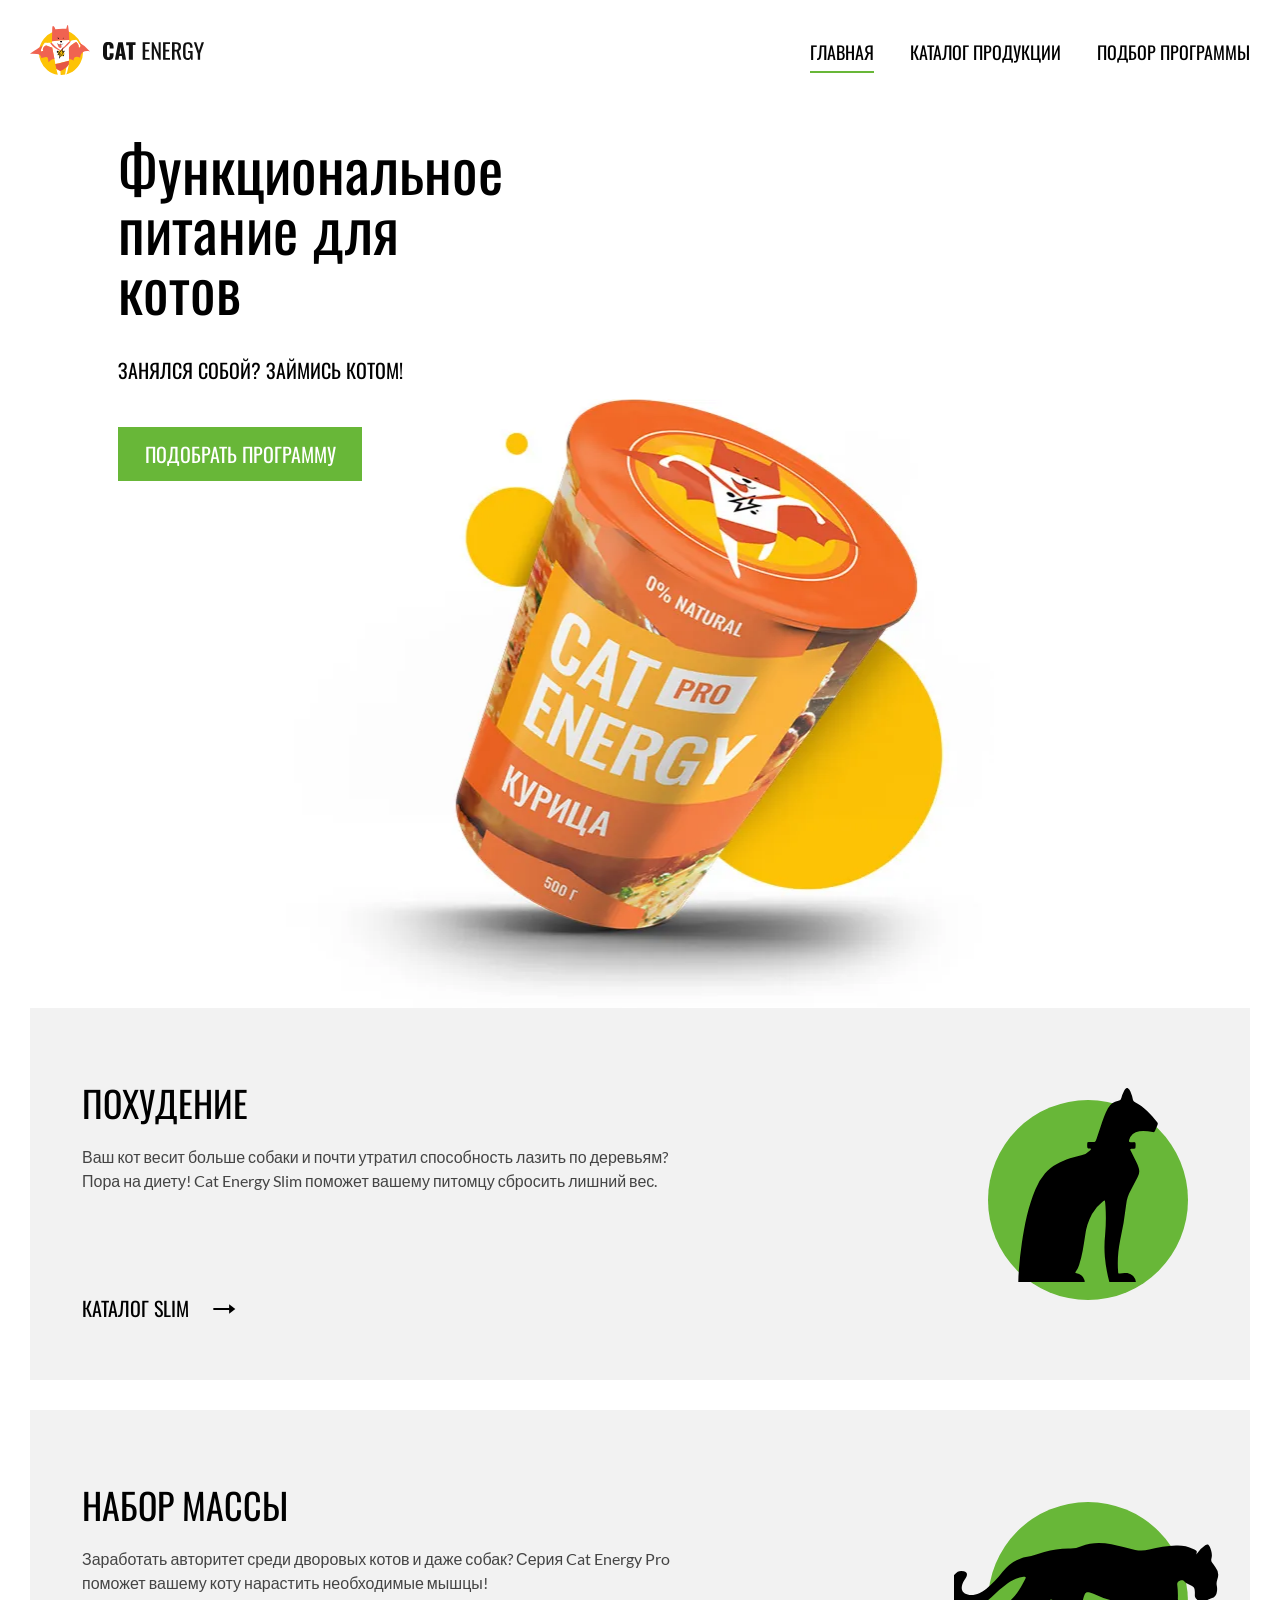
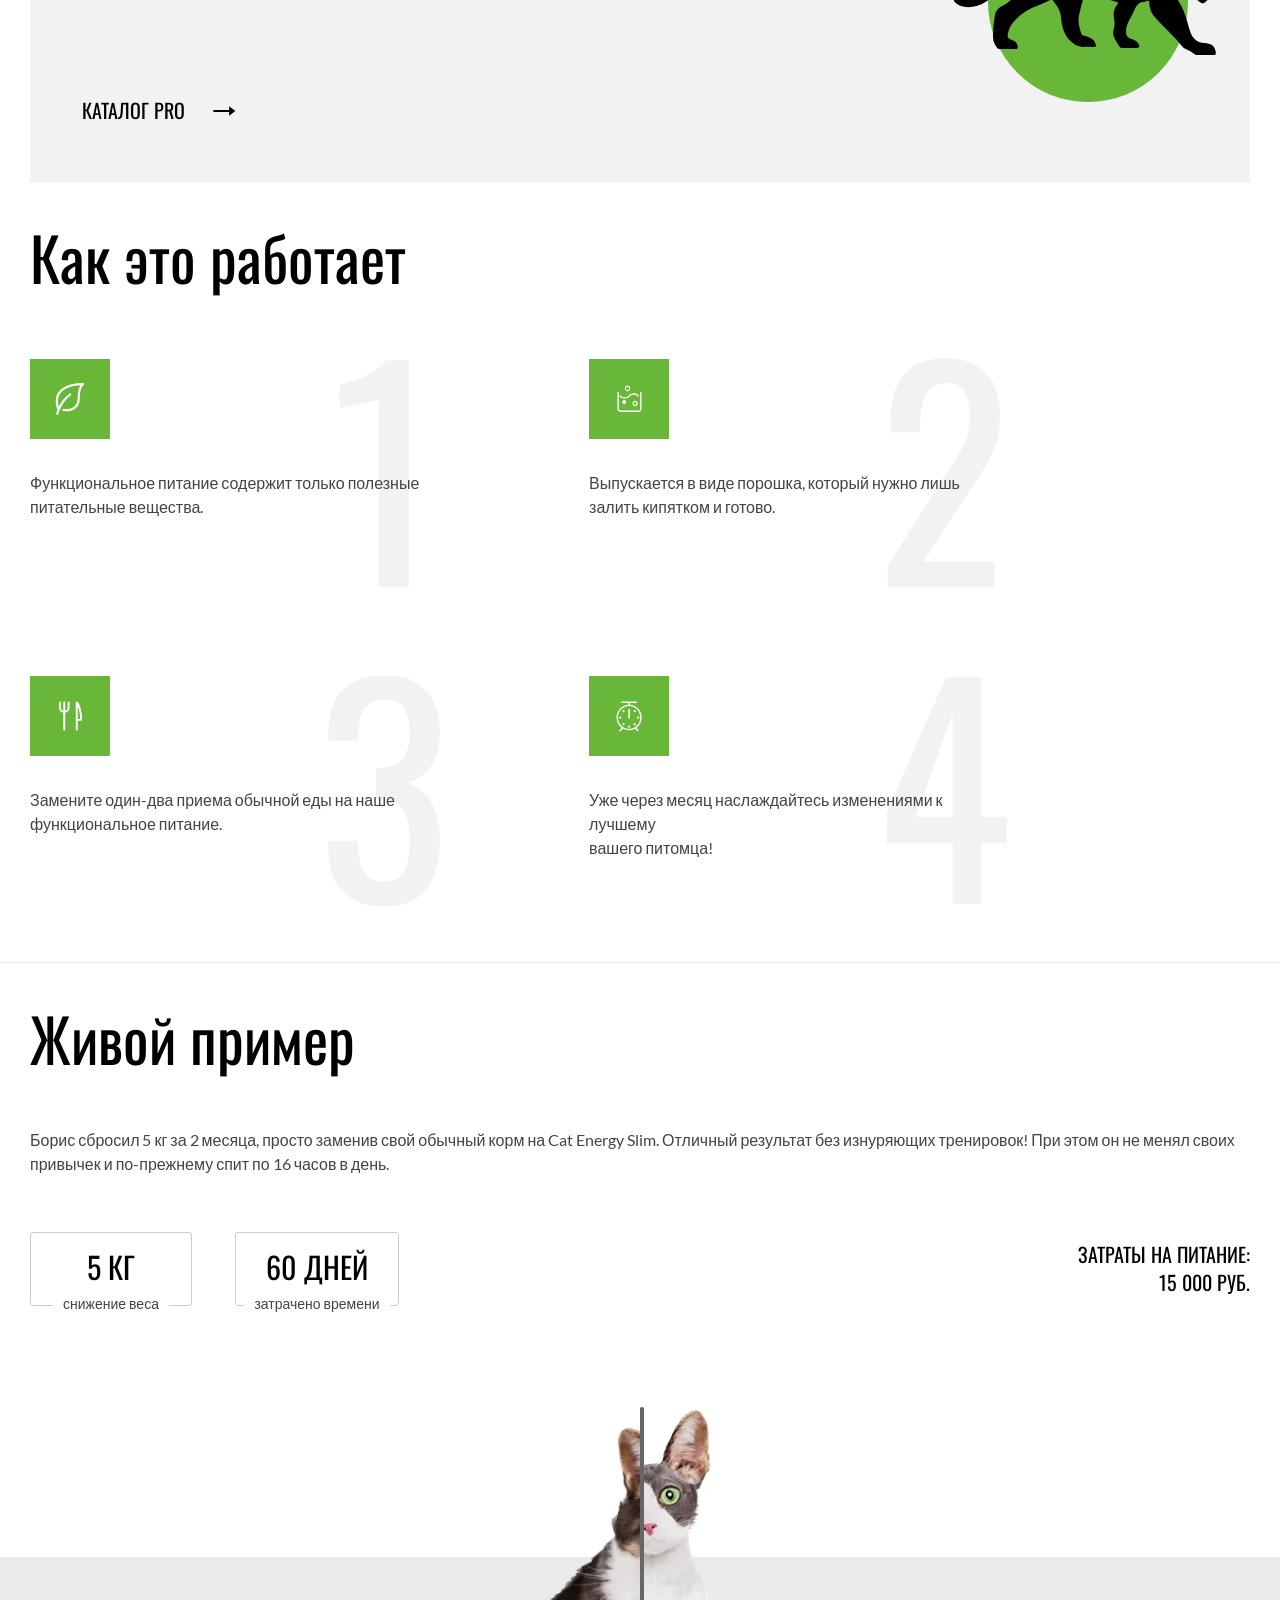
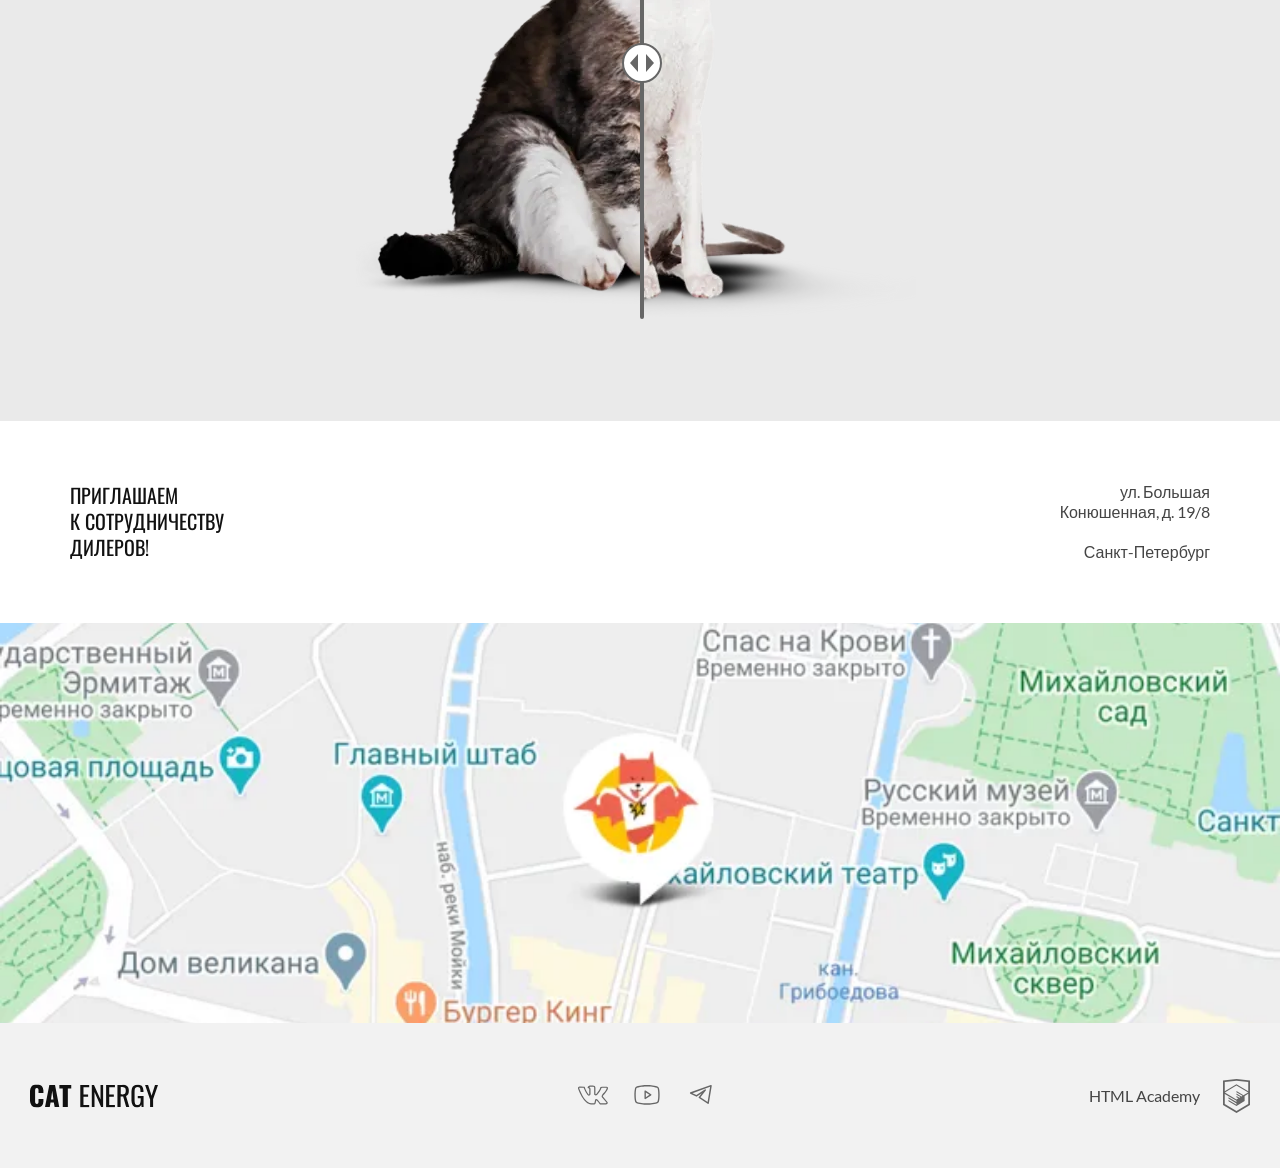
<file: index.html>
<!DOCTYPE html><html class="page" lang="ru"><head><meta charset="UTF-8"><title>Cat Energy</title><link rel="stylesheet" href="styles/styles.css"><link rel="preload" href="fonts/lato-regular.woff2" as="font"><link rel="preload" href="fonts/oswald-regular.woff2" as="font"><link rel="icon" href="favicon.ico"><link rel="icon" href="favicons/favicon.svg" type="image/svg+xml"><link rel="apple-touch-icon" href="favicons/apple-favicon.png"><link rel="manifest" href="manifest.webmanifest"><meta name="viewport" content="width=device-width,initial-scale=1"><script src="scripts/index.js" defer="defer"></script></head><body class="page__body"><header class="main-header main-header--index"><div class="main-header__wrapper content-wrapper"><!-- Классы для навигации
      main-nav--nojs - без js
      main-nav--opened - открытое меню
      main-nav--closed - закрытое меню
      --><nav class="main-header__main-nav main-nav main-nav--closed main-nav--nojs"><button class="main-nav__toggle" type="button"><span class="visually-hidden">Открыть меню</span></button><div class="main-nav__logo-wrapper"><a class="main-nav__link" href="index.html" aria-current="page"><picture><source type="image/svg+xml" media="(min-width: 1300px)" srcset="images/logo/logo-desktop.svg" width="70" height="59"><source type="image/svg+xml" media="(min-width: 768px)" srcset="images/logo/logo-tablet.svg" width="60" height="50"><img class="main-nav__img-logo" src="images/logo/logo-mobile.svg" width="33" height="38" alt="Логотип сайта Cat Energy"></picture><picture><source type="image/svg+xml" media="(min-width: 1300px)" srcset="images/logo/logo-text.svg" width="118" height="21"><img class="main-nav__img-logo-text" src="images/logo/logo-text.svg" width="101" height="18" alt="Cat Energy"></picture></a></div><ul class="main-nav__site-list-wrapper site-list"><li class="site-list__item"><a class="site-list__link site-list__link--index site-list__link--active" href="index.html" aria-current="page">Главная</a></li><li class="site-list__item"><a class="site-list__link site-list__link--index" href="catalog.html">Каталог продукции</a></li><li class="site-list__item"><a class="site-list__link site-list__link--index" href="form.html">Подбор программы</a></li></ul></nav></div><section class="main-header__hero hero"><div class="content-wrapper"><div class="hero__wrapper"><h1 class="hero__title hero__title--page-title">Функциональное<br>питание для котов</h1><p class="hero__description hero__description--page-description">Занялся собой? Займись котом!</p><picture class="hero__picture"><source type="image/webp" media="(min-width: 1300px)" srcset="images/hero-image-desktop@1x.webp, images/hero-image-desktop@2x.webp 2x" width="552" height="499"><source type="image/webp" media="(min-width: 768px)" srcset="images/hero-image-tablet@1x.webp, images/hero-image-tablet@2x.webp 2x" width="709" height="609"><source type="image/webp" srcset="images/hero-image-mobile@1x.webp, images/hero-image-mobile@2x.webp 2x"><source type="image/png" media="(min-width: 1300px)" srcset="images/hero-image-desktop@1x.png, images/hero-image-desktop@2x.png 2x" width="552" height="499"><source type="image/png" media="(min-width: 768px)" srcset="images/hero-image-tablet@1x.png, images/hero-image-tablet@2x.png 2x" width="709" height="609"><img class="hero__image" src="images/hero-image-mobile@1x.png" srcset="images/hero-image-mobile@2x.png 2x" width="280" height="270" alt="Еда для котов со вкусом курицы"></picture><a class="hero__button button" href="form.html">Подобрать программу</a></div></div></section></header><main class="main-container"><div class="content-wrapper"><section class="type-food"><h2 class="visually-hidden">Типы продукции Cat Energy</h2><div class="type-food__card type-food__card--slim"><div class="type-food__card-content type-food__card-content--slim"><h3 class="type-food__card-title">Похудение</h3><p class="type-food__card-description">Ваш кот весит больше собаки и почти утратил способность лазить по деревьям? Пора на диету! Cat Energy Slim поможет вашему питомцу сбросить лишний вес.</p></div><a class="type-food__card-button" href="catalog.html">каталог slim</a></div><div class="type-food__card type-food__card--pro"><div class="type-food__card-content type-food__card-content--pro"><h3 class="type-food__card-title">Набор массы</h3><p class="type-food__card-description">Заработать авторитет среди дворовых котов и даже собак? Серия Cat Energy Pro поможет вашему коту нарастить необходимые мышцы!</p></div><a class="type-food__card-button" href="catalog.html">каталог pro</a></div></section><section class="advantages"><h2 class="advantages__title">Как это работает</h2><ol class="advantages__list"><li class="advantages__item advantages__item--helpful">Функциональное питание содержит только полезные питательные вещества.</li><li class="advantages__item advantages__item--easy">Выпускается в виде порошка, который нужно лишь залить кипятком и готово.</li><li class="advantages__item advantages__item--econom">Замените один-два приема обычной еды на наше функциональное питание.</li><li class="advantages__item advantages__item--fast">Уже через месяц наслаждайтесь изменениями к лучшему<br>вашего питомца!</li></ol></section></div><section class="example"><div class="example__wrapper content-wrapper"><div class="example__text"><h2 class="example__title">Живой пример</h2><p class="example__description">Борис сбросил 5 кг за 2 месяца, просто заменив свой обычный корм на Cat Energy Slim. Отличный результат без изнуряющих тренировок! При этом он не менял своих привычек и по-прежнему спит по 16 часов в день.</p><div class="example__statistic-wrapper"><dl class="example__statistic stats"><div class="stats__item"><dt class="stats__title"><span class="stats__title-text">Снижение веса</span></dt><dd class="stats__index">5 кг</dd></div><div class="stats__item"><dt class="stats__title"><span class="stats__title-text">Затрачено времени</span></dt><dd class="stats__index">60 дней</dd></div></dl><p class="example__expenses">Затраты на питание: <span class="example__expenses-index">15 000 руб.</span></p></div></div><div class="example__slider slider"><div class="example__slider-images slider__images"><div class="slider__images-wrapper slider__images-wrapper--before" style="width: 50%"><picture class="slider__picture"><source type="image/webp" media="(min-width: 1300px)" srcset="images/example-image/cat-before-desktop@1x.webp, images/example-image/cat-before-desktop@2x.webp 2x" width="560" height="512"><source type="image/webp" media="(min-width: 768px)" srcset="images/example-image/cat-before-tablet@1x.webp, images/example-image/cat-before-tablet@2x.webp 2x" width="560" height="512"><source type="image/webp" srcset="images/example-image/cat-before-mobile@1x.webp, images/example-image/cat-before-mobile@2x.webp 2x"><source type="image/png" media="(min-width: 1300px)" srcset="images/example-image/cat-before-desktop@1x.png, images/example-image/cat-before-desktop@2x.png 2x" width="560" height="512"><source type="image/png" media="(min-width: 768px)" srcset="images/example-image/cat-before-tablet@1x.png, images/example-image/cat-before-tablet@2x.png 2x" width="560" height="512"><img class="example__image slider__image" src="images/example-image/cat-before-mobile@1x.png" srcset="images/example-image/cat-before-mobile@2x.png 2x" width="280" height="256" alt="Кот Борис до похудения"></picture></div><div class="slider__images-wrapper slider__images-wrapper--after"><picture class="slider__picture"><source type="image/webp" media="(min-width: 1300px)" srcset="images/example-image/cat-after-desktop@1x.webp, images/example-image/cat-after-desktop@2x.webp 2x" width="560" height="512"><source type="image/webp" media="(min-width: 768px)" srcset="images/example-image/cat-after-tablet@1x.webp, images/example-image/cat-after-tablet@2x.webp 2x" width="560" height="512"><source type="image/webp" srcset="images/example-image/cat-after-mobile@1x.webp, images/example-image/cat-after-mobile@2x.webp 2x"><source type="image/png" media="(min-width: 1300px)" srcset="images/example-image/cat-after-desktop@1x.png, images/example-image/cat-after-desktop@2x.png 2x" width="560" height="512"><source type="image/png" media="(min-width: 768px)" srcset="images/example-image/cat-after-tablet@1x.png, images/example-image/cat-after-tablet@2x.png 2x" width="560" height="512"><img class="example__image slider__image" src="images/example-image/cat-after-mobile@1x.png" srcset="images/example-image/cat-after-mobile@2x.png 2x" width="280" height="256" alt="Кот Борис после похудения"></picture></div></div><button class="slider__button" type="button" style="left: 50%;"><span class="visually-hidden">Потяните ползунок, чтобы увидеть результат изменения кота</span></button></div></div></section></main><footer class="main-footer"><section class="main-footer__location location content-wrapper"><h2 class="visually-hidden">Адрес магазина Cat Energy</h2><p class="location__description">приглашаем<br>к сотрудничеству дилеров!</p><address class="location__address">ул. Большая Конюшенная, д. 19/8<br><span class="location__city">Санкт-Петербург</span></address></section><div class="main-footer__map map"><div class="map__wrapper"><iframe class="map__iframe map__wrapper-location" src="https://www.google.com/maps/embed?pb=!1m18!1m12!1m3!1d1996.8224469757427!2d30.314833977322387!3d59.968268659713594!2m3!1f0!2f0!3f0!3m2!1i1024!2i768!4f13.1!3m3!1m2!1s0x4696310fca5afc31%3A0x5f2ac55f567b2400!2sHTML%20Academy!5e0!3m2!1sru!2sru!4v1706439006059!5m2!1sru!2sru" width="320" height="362" title="Карта расположения магазина Cat Energy" style="border:0;" allowfullscreen="" loading="lazy" referrerpolicy="no-referrer-when-downgrade"></iframe><picture><source type="image/webp" media="(min-width: 1300px)" srcset="images/location-desktop@1x.webp, images/location-desktop@2x.webp 2x" width="1440" height="400"><source type="image/webp" media="(min-width: 768px)" srcset="images/location-tablet@1x.webp, images/location-tablet@2x.webp 2x" width="768" height="400"><source type="image/webp" srcset="images/location-mobile@1x.webp, images/location-mobile@2x.webp 2x"><source type="image/jpeg" media="(min-width: 1300px)" srcset="images/location-desktop@1x.jpg, images/location-desktop@2x.jpg 2x" width="1440" height="400"><source type="image/jpeg" media="(min-width: 768px)" srcset="images/location-tablet@1x.jpg, images/location-tablet@2x.jpg 2x" width="768" height="400"><img class="map__location map__wrapper-location" src="images/location-mobile@1x.jpg" srcset="images/location-mobile@2x.jpg 2x" width="320" height="362" alt="Карта расположения магазина Cat Energy"></picture></div></div><div class="main-footer__wrapper content-wrapper"><a class="main-footer__logo footer-logo" href="index.html" aria-current="page"><picture><img class="footer-logo__text" src="images/logo/logo-text.svg" width="128" height="24" alt="Cat Energy"></picture></a><ul class="social"><li class="social__item"><a class="social__link social__link--vkontakte" href="https://vk.com/htmlacademy"><span class="visually-hidden">Мы в Вконтакте</span> <svg class="social__icon" width="27" height="17"><use href="images/icons/stack.svg#icon-vk"></use></svg></a></li><li class="social__item"><a class="social__link social__link--youtube" href="https://www.youtube.com/user/htmlacademyru"><span class="visually-hidden">Мы в Ютуб</span> <svg class="social__icon" width="24" height="19"><use href="images/icons/stack.svg#icon-yt"></use></svg></a></li><li class="social__item"><a class="social__link social__link--telegram" href="https://htmlacademy.t.me/"><span class="visually-hidden">Мы в Телеграм</span> <svg class="social__icon" width="28" height="22"><use href="images/icons/stack.svg#icon-tg"></use></svg></a></li></ul><a class="main-footer__copyright copyright" href="https://htmlacademy.ru/intensive/adaptive"><span class="copyright__academy-text">HTML Academy</span> <svg class="copyright__academy-icon" width="27" height="34"><use href="images/icons/stack.svg#logo-html-academy"></use></svg></a></div></footer></body></html>
</file>
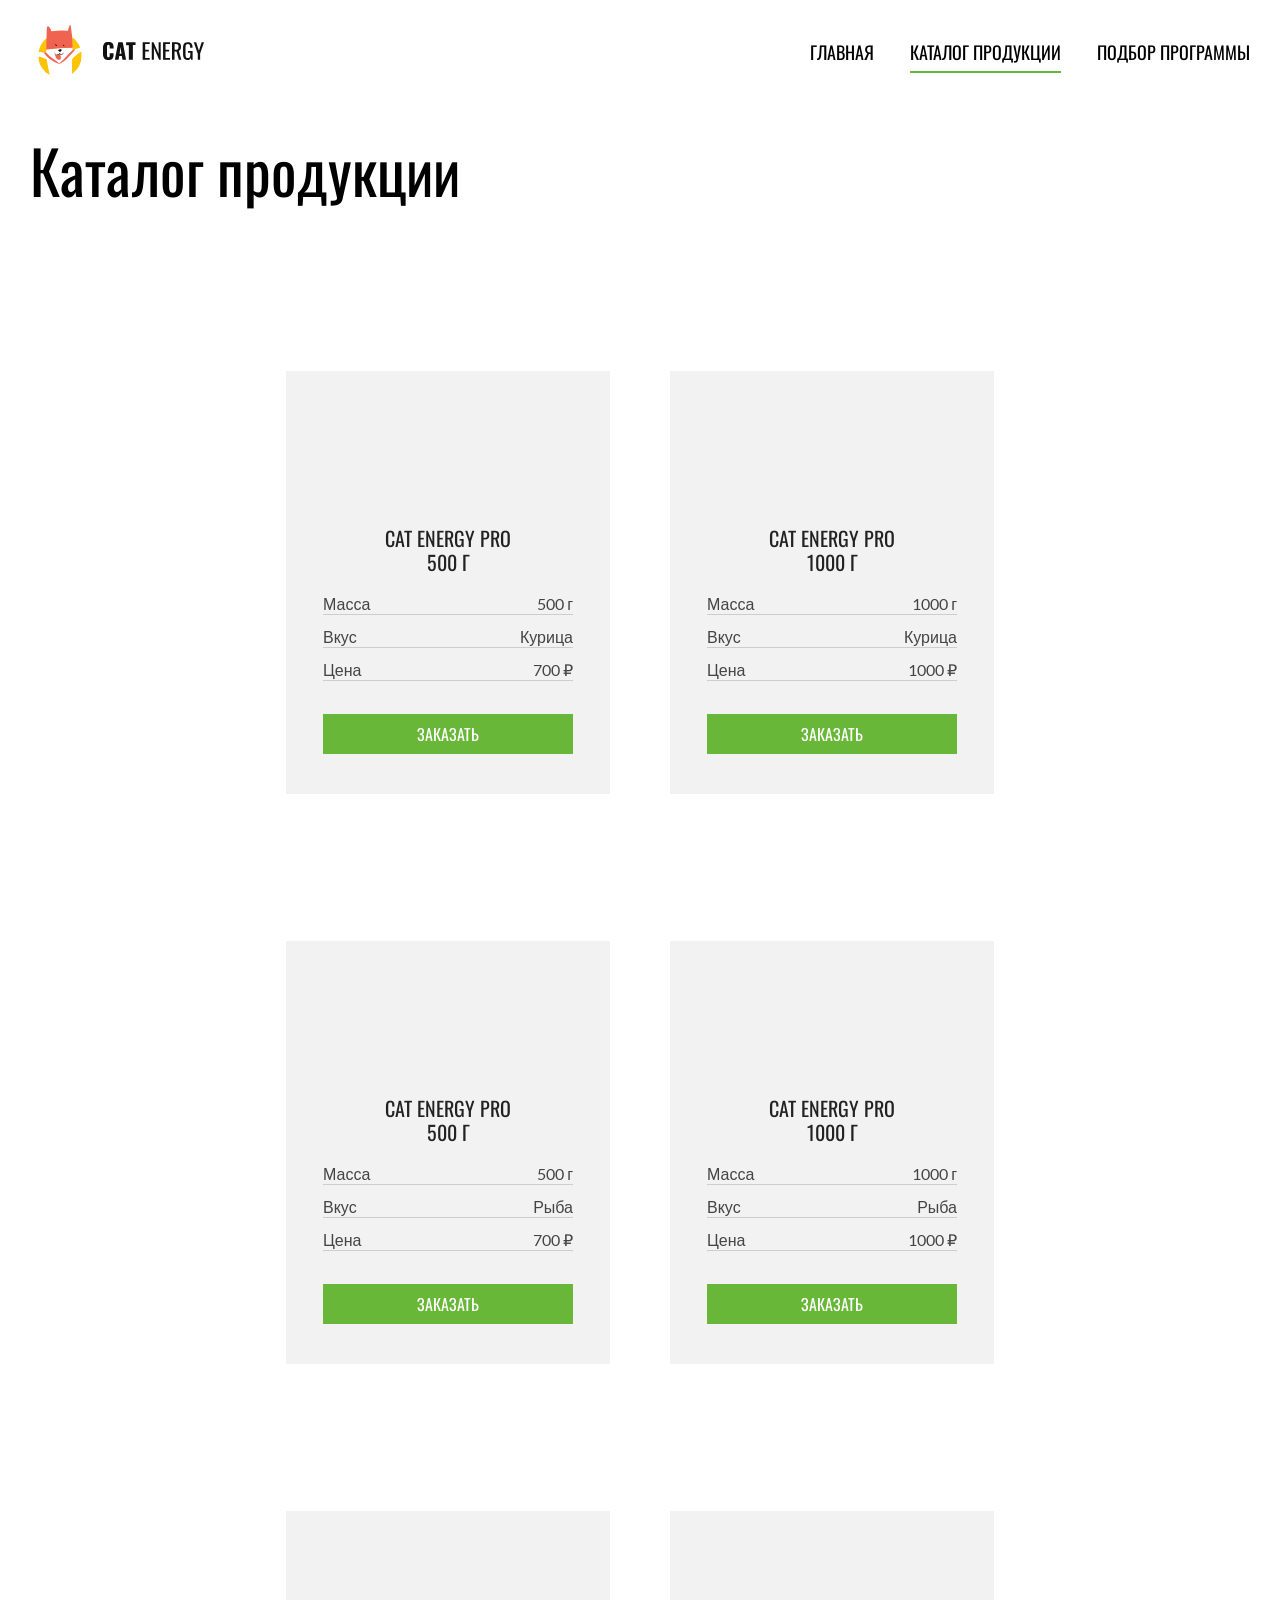
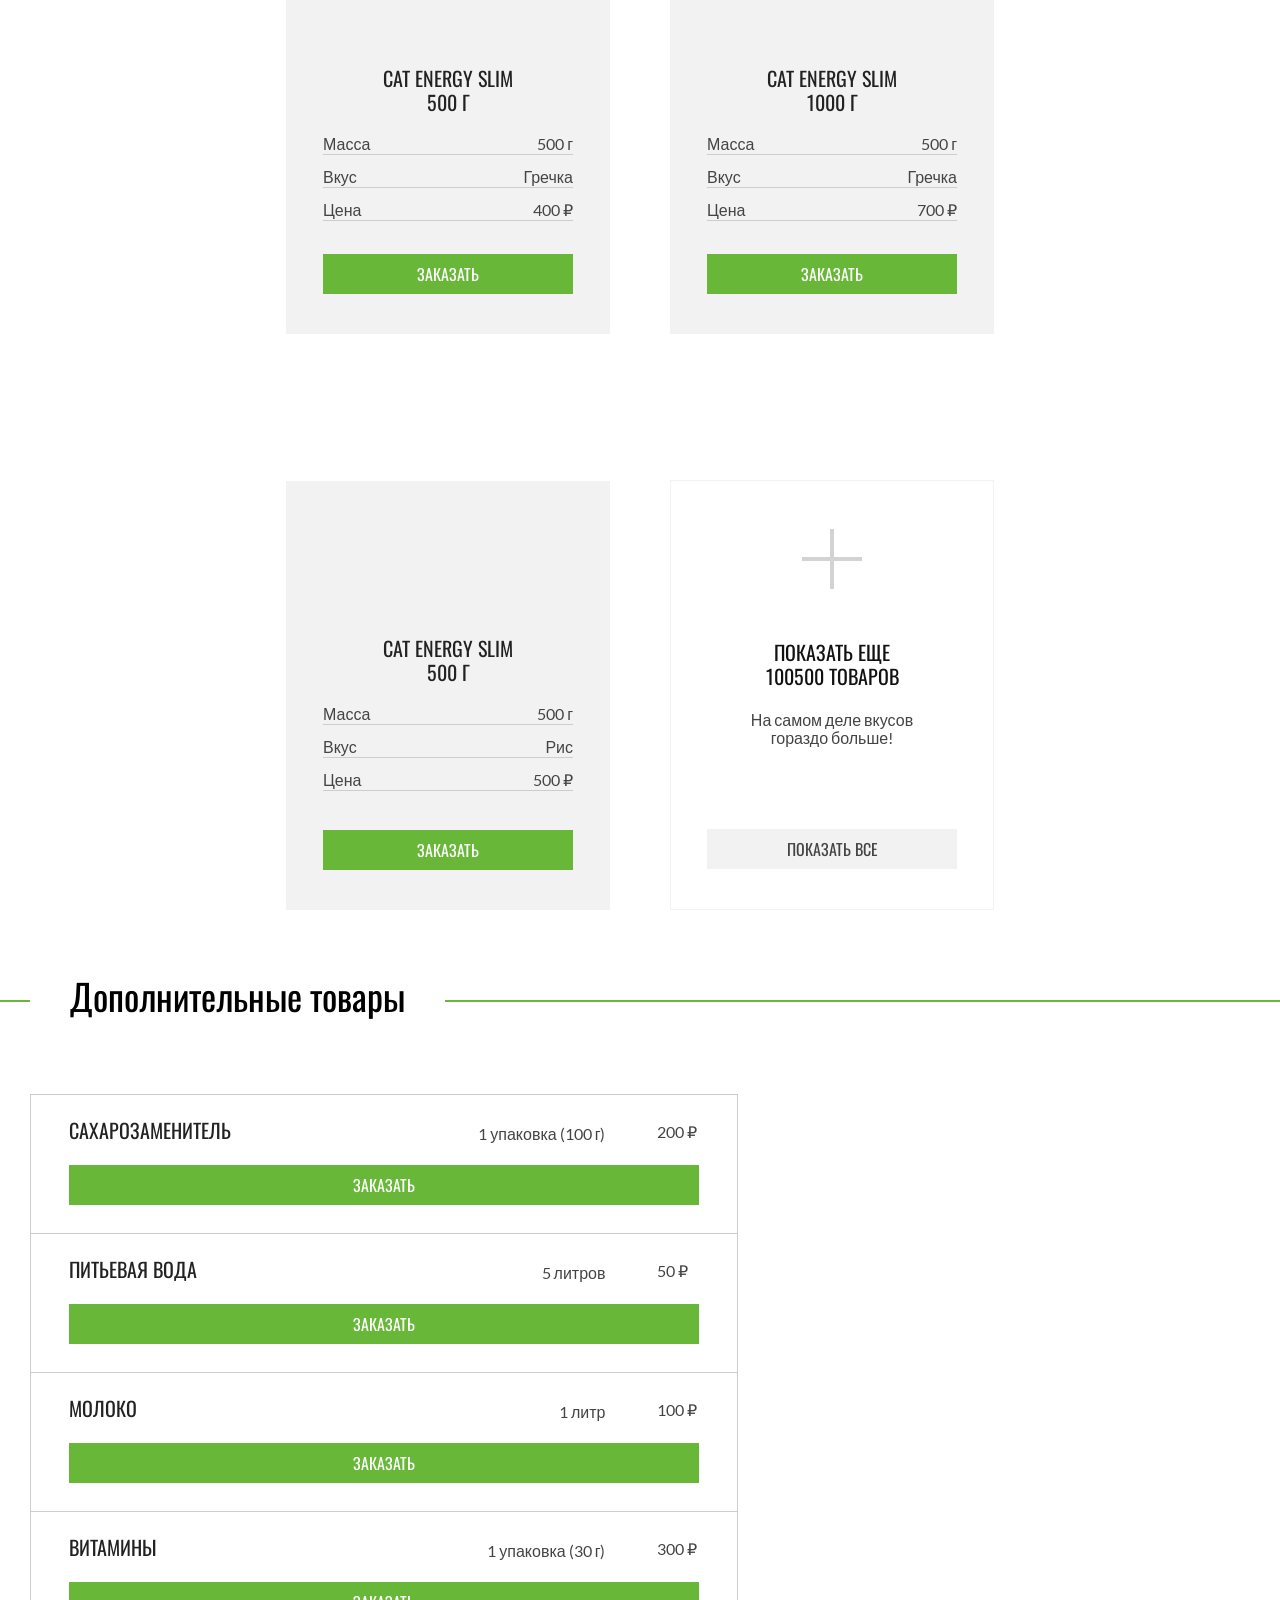
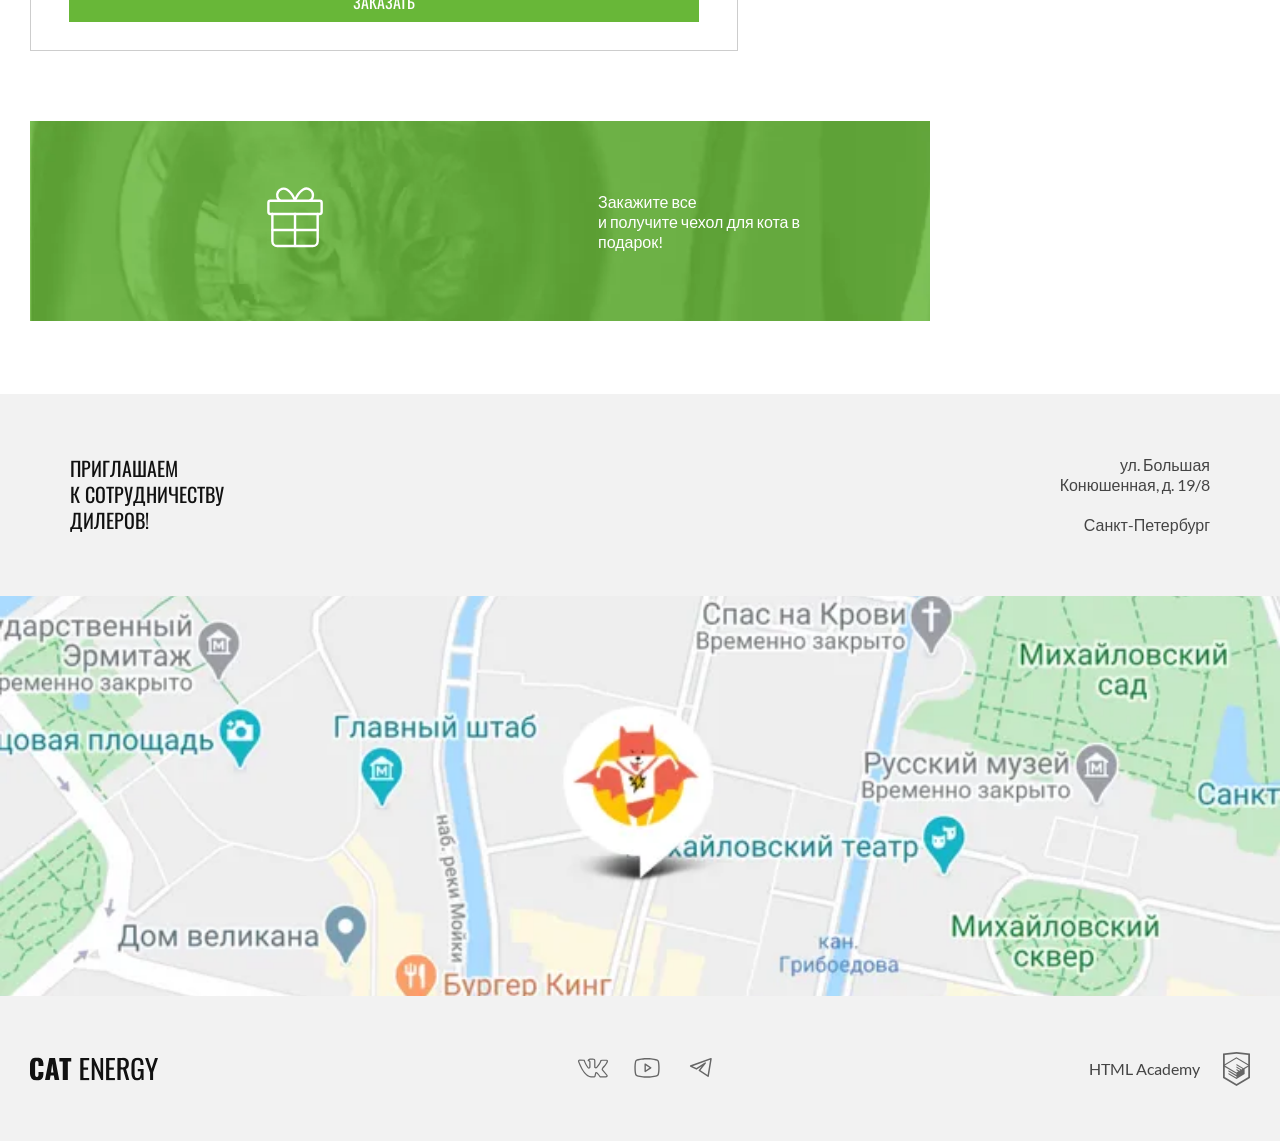
<file: catalog.html>
<!DOCTYPE html><html class="page" lang="ru"><head><meta charset="UTF-8"><title>Каталог товаров Cat Energy</title><link rel="stylesheet" href="styles/styles.css"><link rel="preload" href="fonts/lato-regular.woff2" as="font"><link rel="preload" href="fonts/oswald-regular.woff2" as="font"><link rel="icon" href="favicon.ico"><link rel="icon" href="favicons/favicon.svg" type="image/svg+xml"><link rel="apple-touch-icon" href="favicons/apple-favicon.png"><link rel="manifest" href="manifest.webmanifest"><meta name="viewport" content="width=device-width,initial-scale=1"><script src="scripts/index.js" defer="defer"></script></head><body class="page__body"><header class="main-header"><div class="main-header__wrapper content-wrapper"><!-- Классы для навигации
      main-nav--nojs - без js
      main-nav--opened - открытое меню
      main-nav--closed - закрытое меню
      --><nav class="main-header__main-nav main-nav main-nav--closed main-nav--nojs"><button class="main-nav__toggle" type="button"><span class="visually-hidden">Открыть меню</span></button><div class="main-nav__logo-wrapper"><a class="main-nav__link" href="index.html"><picture><source type="image/svg+xml" media="(min-width: 1300px)" srcset="images/logo/logo-desktop.svg" width="70" height="59"><source type="image/svg+xml" media="(min-width: 768px)" srcset="images/logo/logo-tablet.svg" width="60" height="50"><img class="main-nav__img-logo" src="images/logo/logo-mobile.svg" width="33" height="38" alt="Логотип сайта Cat Energy"></picture><picture><source type="image/svg+xml" media="(min-width: 1300px)" srcset="images/logo/logo-text.svg" width="118" height="21"><img class="main-nav__img-logo-text" src="images/logo/logo-text.svg" width="101" height="18" alt="Cat Energy"></picture></a></div><div class="main-nav__site-list-wrapper site-list"><ul class="site-list"><li class="site-list__item"><a class="site-list__link" href="index.html">Главная</a></li><li class="site-list__item"><a class="site-list__link site-list__link--active" href="catalog.html" aria-current="page">Каталог продукции</a></li><li class="site-list__item"><a class="site-list__link" href="form.html">Подбор программы</a></li></ul></div></nav></div></header><main class="catalog-container"><div class="content-wrapper"><div class="catalog-container__wrapper-title"><h1 class="catalog-container__title">Каталог продукции</h1></div><section class="catalog-product"><h2 class="visually-hidden">Список товаров</h2><article class="catalog-product__item product-card"><a class="product-card__link-image" href="#"><picture><source type="image/webp" media="(min-width: 1300px)" srcset="images/catalog-image/cat-energy-pro-chiken-500g-desktop@1x.webp, images/catalog-image/cat-energy-pro-chiken-500g-desktop@2x.webp 2x" width="161" height="172"><source type="image/webp" media="(min-width: 768px)" srcset="images/catalog-image/cat-energy-pro-chiken-500g-tablet@1x.webp, images/catalog-image/cat-energy-pro-chiken-500g-tablet@2x.webp 2x" width="161" height="172"><source type="image/webp" srcset="images/catalog-image/cat-energy-pro-chiken-500g-mobile@1x.webp, images/catalog-image/cat-energy-pro-chiken-500g-mobile@2x.webp 2x"><source type="image/png" media="(min-width: 1300px)" srcset="images/catalog-image/cat-energy-pro-chiken-500g-desktop@1x.png, images/catalog-image/cat-energy-pro-chiken-500g-desktop@2x.png 2x" width="161" height="172"><source type="image/png" media="(min-width: 768px)" srcset="images/catalog-image/cat-energy-pro-chiken-500g-tablet@1x.png, images/catalog-image/cat-energy-pro-chiken-500g-tablet@2x.png 2x" width="161" height="172"><img class="product-card__image" src="images/catalog-image/cat-energy-pro-chiken-500g-mobile@1x.png" srcset="images/catalog-image/cat-energy-pro-chiken-500g-mobile@2x.png 2x" width="68" height="86" alt="Cat Energy со вкусом курицы 500 г"></picture></a><div class="product-card__wrapper"><a class="product-card__link" href="#"><h3 class="product-card__title">Cat Energy PRO 500 г</h3></a><dl class="product-card__feature product-card-feature"><div class="product-card-feature__item"><dt class="product-card-feature__property">Масса</dt><dd class="product-card-feature__value">500 г</dd></div><div class="product-card-feature__item"><dt class="product-card-feature__property">Вкус</dt><dd class="product-card-feature__value">Курица</dd></div><div class="product-card-feature__item"><dt class="product-card-feature__property">Цена</dt><dd class="product-card-feature__value">700 ₽</dd></div></dl></div><a class="product-card__button button" href="#">Заказать</a></article><article class="catalog-product__item product-card"><a class="product-card__link-image" href="#"><picture><source type="image/webp" media="(min-width: 1300px)" srcset="images/catalog-image/cat-energy-pro-chiken-1000g-desktop@1x.webp, images/catalog-image/cat-energy-pro-chiken-1000g-desktop@2x.webp 2x" width="168" height="206"><source type="image/webp" media="(min-width: 768px)" srcset="images/catalog-image/cat-energy-pro-chiken-1000g-tablet@1x.webp, images/catalog-image/cat-energy-pro-chiken-1000g-tablet@2x.webp 2x" width="168" height="206"><source type="image/webp" srcset="images/catalog-image/cat-energy-pro-chiken-1000g-mobile@1x.webp, images/catalog-image/cat-energy-pro-chiken-1000g-mobile@2x.webp 2x"><source type="image/png" media="(min-width: 1300px)" srcset="images/catalog-image/cat-energy-pro-chiken-1000g-desktop@1x.png, images/catalog-image/cat-energy-pro-chiken-1000g-desktop@2x.png 2x" width="168" height="206"><source type="image/png" media="(min-width: 768px)" srcset="images/catalog-image/cat-energy-pro-chiken-1000g-tablet@1x.png, images/catalog-image/cat-energy-pro-chiken-1000g-tablet@2x.png 2x" width="168" height="206"><img class="product-card__image" src="images/catalog-image/cat-energy-pro-chiken-1000g-mobile@1x.png" srcset="images/catalog-image/cat-energy-pro-chiken-1000g-mobile@2x.png 2x" width="84" height="100" alt="Cat Energy со вкусом курицы 1000 г"></picture></a><div class="product-card__wrapper"><a class="product-card__link" href="#"><h3 class="product-card__title">Cat Energy PRO 1000 г</h3></a><dl class="product-card__feature product-card-feature"><div class="product-card-feature__item"><dt class="product-card-feature__property">Масса</dt><dd class="product-card-feature__value">1000 г</dd></div><div class="product-card-feature__item"><dt class="product-card-feature__property">Вкус</dt><dd class="product-card-feature__value">Курица</dd></div><div class="product-card-feature__item"><dt class="product-card-feature__property">Цена</dt><dd class="product-card-feature__value">1000 ₽</dd></div></dl></div><a class="product-card__button button" href="#">Заказать</a></article><article class="catalog-product__item product-card"><a class="product-card__link-image" href="#"><picture><source type="image/webp" media="(min-width: 1300px)" srcset="images/catalog-image/cat-energy-pro-fish-500g-desktop@1x.webp, images/catalog-image/cat-energy-pro-fish-500g-desktop@2x.webp 2x" width="161" height="172"><source type="image/webp" media="(min-width: 768px)" srcset="images/catalog-image/cat-energy-pro-fish-500g-tablet@1x.webp, images/catalog-image/cat-energy-pro-fish-500g-tablet@2x.webp 2x" width="161" height="172"><source type="image/webp" srcset="images/catalog-image/cat-energy-pro-fish-500g-mobile@1x.webp, images/catalog-image/cat-energy-pro-fish-500g-mobile@2x.webp 2x"><source type="image/png" media="(min-width: 1300px)" srcset="images/catalog-image/cat-energy-pro-fish-500g-desktop@1x.png, images/catalog-image/cat-energy-pro-fish-500g-desktop@2x.png 2x" width="161" height="172"><source type="image/png" media="(min-width: 768px)" srcset="images/catalog-image/cat-energy-pro-fish-500g-tablet@1x.png, images/catalog-image/cat-energy-pro-fish-500g-tablet@2x.png 2x" width="161" height="172"><img class="product-card__image" src="images/catalog-image/cat-energy-pro-fish-500g-mobile@1x.png" srcset="images/catalog-image/cat-energy-pro-fish-500g-mobile@2x.png 2x" width="68" height="86" alt="Cat Energy со вкусом рыбы 500 г"></picture></a><div class="product-card__wrapper"><a class="product-card__link" href="#"><h3 class="product-card__title">Cat Energy PRO 500 г</h3></a><dl class="product-card__feature product-card-feature"><div class="product-card-feature__item"><dt class="product-card-feature__property">Масса</dt><dd class="product-card-feature__value">500 г</dd></div><div class="product-card-feature__item"><dt class="product-card-feature__property">Вкус</dt><dd class="product-card-feature__value">Рыба</dd></div><div class="product-card-feature__item"><dt class="product-card-feature__property">Цена</dt><dd class="product-card-feature__value">700 ₽</dd></div></dl></div><a class="product-card__button button" href="#">Заказать</a></article><article class="catalog-product__item product-card"><a class="product-card__link-image" href="#"><picture><source type="image/webp" media="(min-width: 1300px)" srcset="images/catalog-image/cat-energy-pro-fish-1000g-desktop@1x.webp, images/catalog-image/cat-energy-pro-fish-1000g-desktop@2x.webp 2x" width="168" height="206"><source type="image/webp" media="(min-width: 768px)" srcset="images/catalog-image/cat-energy-pro-fish-1000g-tablet@1x.webp, images/catalog-image/cat-energy-pro-fish-1000g-tablet@2x.webp 2x" width="168" height="206"><source type="image/webp" srcset="images/catalog-image/cat-energy-pro-fish-1000g-mobile@1x.webp, images/catalog-image/cat-energy-pro-fish-1000g-mobile@2x.webp 2x"><source type="image/png" media="(min-width: 1300px)" srcset="images/catalog-image/cat-energy-pro-fish-1000g-desktop@1x.png, images/catalog-image/cat-energy-pro-fish-1000g-desktop@2x.png 2x" width="168" height="206"><source type="image/png" media="(min-width: 768px)" srcset="images/catalog-image/cat-energy-pro-fish-1000g-tablet@1x.png, images/catalog-image/cat-energy-pro-fish-1000g-tablet@2x.png 2x" width="168" height="206"><img class="product-card__image" src="images/catalog-image/cat-energy-pro-fish-1000g-mobile@1x.png" srcset="images/catalog-image/cat-energy-pro-fish-1000g-mobile@2x.png 2x" width="84" height="100" alt="Cat Energy со вкусом рыбы 1000 г"></picture></a><div class="product-card__wrapper"><a class="product-card__link" href="#"><h3 class="product-card__title">Cat Energy PRO 1000 г</h3></a><dl class="product-card__feature product-card-feature"><div class="product-card-feature__item"><dt class="product-card-feature__property">Масса</dt><dd class="product-card-feature__value">1000 г</dd></div><div class="product-card-feature__item"><dt class="product-card-feature__property">Вкус</dt><dd class="product-card-feature__value">Рыба</dd></div><div class="product-card-feature__item"><dt class="product-card-feature__property">Цена</dt><dd class="product-card-feature__value">1000 ₽</dd></div></dl></div><a class="product-card__button button" href="#">Заказать</a></article><article class="catalog-product__item product-card"><a class="product-card__link-image" href="#"><picture><source type="image/webp" media="(min-width: 1300px)" srcset="images/catalog-image/cat-energy-slim-buckwheat-500g-desktop@1x.webp, images/catalog-image/cat-energy-slim-buckwheat-500g-desktop@2x.webp 2x" width="161" height="172"><source type="image/webp" media="(min-width: 768px)" srcset="images/catalog-image/cat-energy-slim-buckwheat-500g-tablet@1x.webp, images/catalog-image/cat-energy-slim-buckwheat-500g-tablet@2x.webp 2x" width="161" height="172"><source type="image/webp" srcset="images/catalog-image/cat-energy-slim-buckwheat-500g-mobile@1x.webp, images/catalog-image/cat-energy-slim-buckwheat-500g-mobile@2x.webp 2x"><source type="image/png" media="(min-width: 1300px)" srcset="images/catalog-image/cat-energy-slim-buckwheat-500g-desktop@1x.png, images/catalog-image/cat-energy-slim-buckwheat-500g-desktop@2x.png 2x" width="161" height="172"><source type="image/png" media="(min-width: 768px)" srcset="images/catalog-image/cat-energy-slim-buckwheat-500g-tablet@1x.png, images/catalog-image/cat-energy-slim-buckwheat-500g-tablet@2x.png 2x" width="161" height="172"><img class="product-card__image" src="images/catalog-image/cat-energy-slim-buckwheat-500g-mobile@1x.png" srcset="images/catalog-image/cat-energy-slim-buckwheat-500g-mobile@2x.png 2x" width="68" height="86" alt="Cat Energy со вкусом гречки 500 г"></picture></a><div class="product-card__wrapper"><a class="product-card__link" href="#"><h3 class="product-card__title">Cat Energy Slim 500 г</h3></a><dl class="product-card__feature product-card-feature"><div class="product-card-feature__item"><dt class="product-card-feature__property">Масса</dt><dd class="product-card-feature__value">500 г</dd></div><div class="product-card-feature__item"><dt class="product-card-feature__property">Вкус</dt><dd class="product-card-feature__value">Гречка</dd></div><div class="product-card-feature__item"><dt class="product-card-feature__property">Цена</dt><dd class="product-card-feature__value">400 ₽</dd></div></dl></div><a class="product-card__button button" href="#">Заказать</a></article><article class="catalog-product__item product-card"><a class="product-card__link-image" href="#"><picture><source type="image/webp" media="(min-width: 1300px)" srcset="images/catalog-image/cat-energy-slim-buckwheat-1000g-desktop@1x.webp, images/catalog-image/cat-energy-slim-buckwheat-1000g-desktop@2x.webp 2x" width="168" height="206"><source type="image/webp" media="(min-width: 768px)" srcset="images/catalog-image/cat-energy-slim-buckwheat-1000g-tablet@1x.webp, images/catalog-image/cat-energy-slim-buckwheat-1000g-tablet@2x.webp 2x" width="168" height="206"><source type="image/webp" srcset="images/catalog-image/cat-energy-slim-buckwheat-1000g-mobile@1x.webp, images/catalog-image/cat-energy-slim-buckwheat-1000g-mobile@2x.webp 2x"><source type="image/png" media="(min-width: 1300px)" srcset="images/catalog-image/cat-energy-slim-buckwheat-1000g-desktop@1x.png, images/catalog-image/cat-energy-slim-buckwheat-1000g-desktop@2x.png 2x" width="168" height="206"><source type="image/png" media="(min-width: 768px)" srcset="images/catalog-image/cat-energy-slim-buckwheat-1000g-tablet@1x.png, images/catalog-image/cat-energy-slim-buckwheat-1000g-tablet@2x.png 2x" width="168" height="206"><img class="product-card__image" src="images/catalog-image/cat-energy-slim-buckwheat-1000g-mobile@1x.png" srcset="images/catalog-image/cat-energy-slim-buckwheat-1000g-mobile@2x.png 2x" width="84" height="100" alt="Cat Energy со вкусом гречки 1000 г"></picture></a><div class="product-card__wrapper"><a class="product-card__link" href="#"><h3 class="product-card__title">Cat Energy Slim 1000 г</h3></a><dl class="product-card__feature product-card-feature"><div class="product-card-feature__item"><dt class="product-card-feature__property">Масса</dt><dd class="product-card-feature__value">500 г</dd></div><div class="product-card-feature__item"><dt class="product-card-feature__property">Вкус</dt><dd class="product-card-feature__value">Гречка</dd></div><div class="product-card-feature__item"><dt class="product-card-feature__property">Цена</dt><dd class="product-card-feature__value">700 ₽</dd></div></dl></div><a class="product-card__button button" href="#">Заказать</a></article><article class="catalog-product__item product-card"><a class="product-card__link-image" href="#"><picture><source type="image/webp" media="(min-width: 1300px)" srcset="images/catalog-image/cat-energy-slim-rice-500g-desktop@1x.webp, images/catalog-image/cat-energy-slim-rice-500g-desktop@2x.webp 2x" width="161" height="172"><source type="image/webp" media="(min-width: 768px)" srcset="images/catalog-image/cat-energy-slim-rice-500g-tablet@1x.webp, images/catalog-image/cat-energy-slim-rice-500g-tablet@2x.webp 2x" width="161" height="172"><source type="image/webp" srcset="images/catalog-image/cat-energy-slim-rice-500g-mobile@1x.webp, images/catalog-image/cat-energy-slim-rice-500g-mobile@2x.webp 2x"><source type="image/png" media="(min-width: 1300px)" srcset="images/catalog-image/cat-energy-slim-rice-500g-desktop@1x.png, images/catalog-image/cat-energy-slim-rice-500g-desktop@2x.png 2x" width="161" height="172"><source type="image/png" media="(min-width: 768px)" srcset="images/catalog-image/cat-energy-slim-rice-500g-tablet@1x.png, images/catalog-image/cat-energy-slim-rice-500g-tablet@2x.png 2x" width="161" height="172"><img class="product-card__image" src="images/catalog-image/cat-energy-slim-rice-500g-mobile@1x.png" srcset="images/catalog-image/cat-energy-slim-rice-500g-mobile@2x.png 2x" width="68" height="86" alt="Cat Energy со вкусом риса 500 г"></picture></a><div class="product-card__wrapper"><a class="product-card__link" href="#"><h3 class="product-card__title">Cat Energy Slim 500 г</h3></a><dl class="product-card__feature product-card-feature"><div class="product-card-feature__item"><dt class="product-card-feature__property">Масса</dt><dd class="product-card-feature__value">500 г</dd></div><div class="product-card-feature__item"><dt class="product-card-feature__property">Вкус</dt><dd class="product-card-feature__value">Рис</dd></div><div class="product-card-feature__item"><dt class="product-card-feature__property">Цена</dt><dd class="product-card-feature__value">500 ₽</dd></div></dl></div><a class="product-card__button button" href="#">Заказать</a></article><div class="catalog-product__show-more product-show-more"><div class="product-show-more__wrapper"><button class="product-show-more__button product-show-more__button--more" type="button"><span class="visually-hidden">Показать больше товаров</span></button><p class="product-show-more__text">Показать еще 100500 товаров</p><p class="product-show-more__description">На самом деле вкусов гораздо больше!</p><a class="product-show-more__all-products button" href="#">Показать все</a></div></div></section></div><section class="additional-products"><div class="content-wrapper"><h2 class="additional-products__section-title additional-products__section-title--section">Дополнительные товары</h2><div class="additional-products__content-wrapper"><ul class="additional-products__list"><li class="additional-products__item"><a class="additional-products__link additional-products__link--title" href="#"><h3 class="additional-products__card-title additional-products__card-title--card">Сахарозаменитель</h3></a><dl class="additional-products__feature"><dt class="additional-products__feature-property">1 упаковка (100 г)</dt><dd class="additional-products__feature-value">200 ₽</dd></dl><button class="additional-products__button button" type="button">Заказать</button></li><li class="additional-products__item"><a class="additional-products__link additional-products__link--title" href="#"><h3 class="additional-products__card-title additional-products__card-title--card">Питьевая вода</h3></a><dl class="additional-products__feature"><dt class="additional-products__feature-property">5 литров</dt><dd class="additional-products__feature-value">50 ₽</dd></dl><button class="additional-products__button button" type="button">Заказать</button></li><li class="additional-products__item"><a class="additional-products__link additional-products__link--title" href="#"><h3 class="additional-products__card-title additional-products__card-title--card">Молоко</h3></a><dl class="additional-products__feature"><dt class="additional-products__feature-property">1 литр</dt><dd class="additional-products__feature-value">100 ₽</dd></dl><button class="additional-products__button button" type="button">Заказать</button></li><li class="additional-products__item"><a class="additional-products__link additional-products__link--title" href="#"><h3 class="additional-products__card-title additional-products__card-title--card">Витамины</h3></a><dl class="additional-products__feature"><dt class="additional-products__feature-property">1 упаковка (30 г)</dt><dd class="additional-products__feature-value">300 ₽</dd></dl><button class="additional-products__button button" type="button">Заказать</button></li></ul><div class="gift"><p class="gift__text">Закажите все<br>и получите чехол для кота в подарок!</p></div></div></div></section></main><footer class="main-footer"><section class="main-footer__location location location--second content-wrapper"><h2 class="visually-hidden">Адрес магазина Cat Energy</h2><p class="location__description">приглашаем<br>к сотрудничеству дилеров!</p><address class="location__address">ул. Большая Конюшенная, д. 19/8<br><span class="location__city">Санкт-Петербург</span></address></section><div class="main-footer__map map"><div class="map__wrapper"><iframe class="map__iframe map__wrapper-location" src="https://www.google.com/maps/embed?pb=!1m18!1m12!1m3!1d1996.8224469757427!2d30.314833977322387!3d59.968268659713594!2m3!1f0!2f0!3f0!3m2!1i1024!2i768!4f13.1!3m3!1m2!1s0x4696310fca5afc31%3A0x5f2ac55f567b2400!2sHTML%20Academy!5e0!3m2!1sru!2sru!4v1706439006059!5m2!1sru!2sru" width="320" height="362" title="Карта расположения магазина Cat Energy" style="border:0;" allowfullscreen="" loading="lazy" referrerpolicy="no-referrer-when-downgrade"></iframe><picture><source type="image/webp" media="(min-width: 1300px)" srcset="images/location-desktop@1x.webp, images/location-desktop@2x.webp 2x" width="1440" height="400"><source type="image/webp" media="(min-width: 768px)" srcset="images/location-tablet@1x.webp, images/location-tablet@2x.webp 2x" width="768" height="400"><source type="image/webp" srcset="images/location-mobile@1x.webp, images/location-mobile@2x.webp 2x"><source type="image/jpeg" media="(min-width: 1300px)" srcset="images/location-desktop@1x.jpg, images/location-desktop@2x.jpg 2x" width="1440" height="400"><source type="image/jpeg" media="(min-width: 768px)" srcset="images/location-tablet@1x.jpg, images/location-tablet@2x.jpg 2x" width="768" height="400"><img class="map__location map__wrapper-location" src="images/location-mobile@1x.jpg" srcset="images/location-mobile@2x.jpg 2x" width="320" height="362" alt="Карта расположения магазина Cat Energy"></picture></div></div><div class="main-footer__wrapper content-wrapper"><a class="main-footer__logo footer-logo" href="index.html"><picture><img class="footer-logo__text" src="images/logo/logo-text.svg" width="128" height="24" alt="Cat Energy"></picture></a><ul class="social"><li class="social__item"><a class="social__link social__link--vkontakte" href="https://vk.com/htmlacademy"><span class="visually-hidden">Мы в Вконтакте</span> <svg class="social__icon" width="30" height="20"><use href="images/icons/stack.svg#icon-vk"></use></svg></a></li><li class="social__item"><a class="social__link social__link--youtube" href="https://www.youtube.com/user/htmlacademyru"><span class="visually-hidden">Мы в Ютуб</span> <svg class="social__icon" width="30" height="20"><use href="images/icons/stack.svg#icon-yt"></use></svg></a></li><li class="social__item"><a class="social__link social__link--telegram" href="https://htmlacademy.t.me/"><span class="visually-hidden">Мы в Телеграм</span> <svg class="social__icon" width="30" height="20"><use href="images/icons/stack.svg#icon-tg"></use></svg></a></li></ul><a class="main-footer__copyright copyright" href="https://htmlacademy.ru/intensive/adaptive"><span class="copyright__academy-text">HTML Academy</span> <svg class="copyright__academy-icon" width="27" height="34"><use href="images/icons/stack.svg#logo-html-academy"></use></svg></a></div></footer></body></html>
</file>
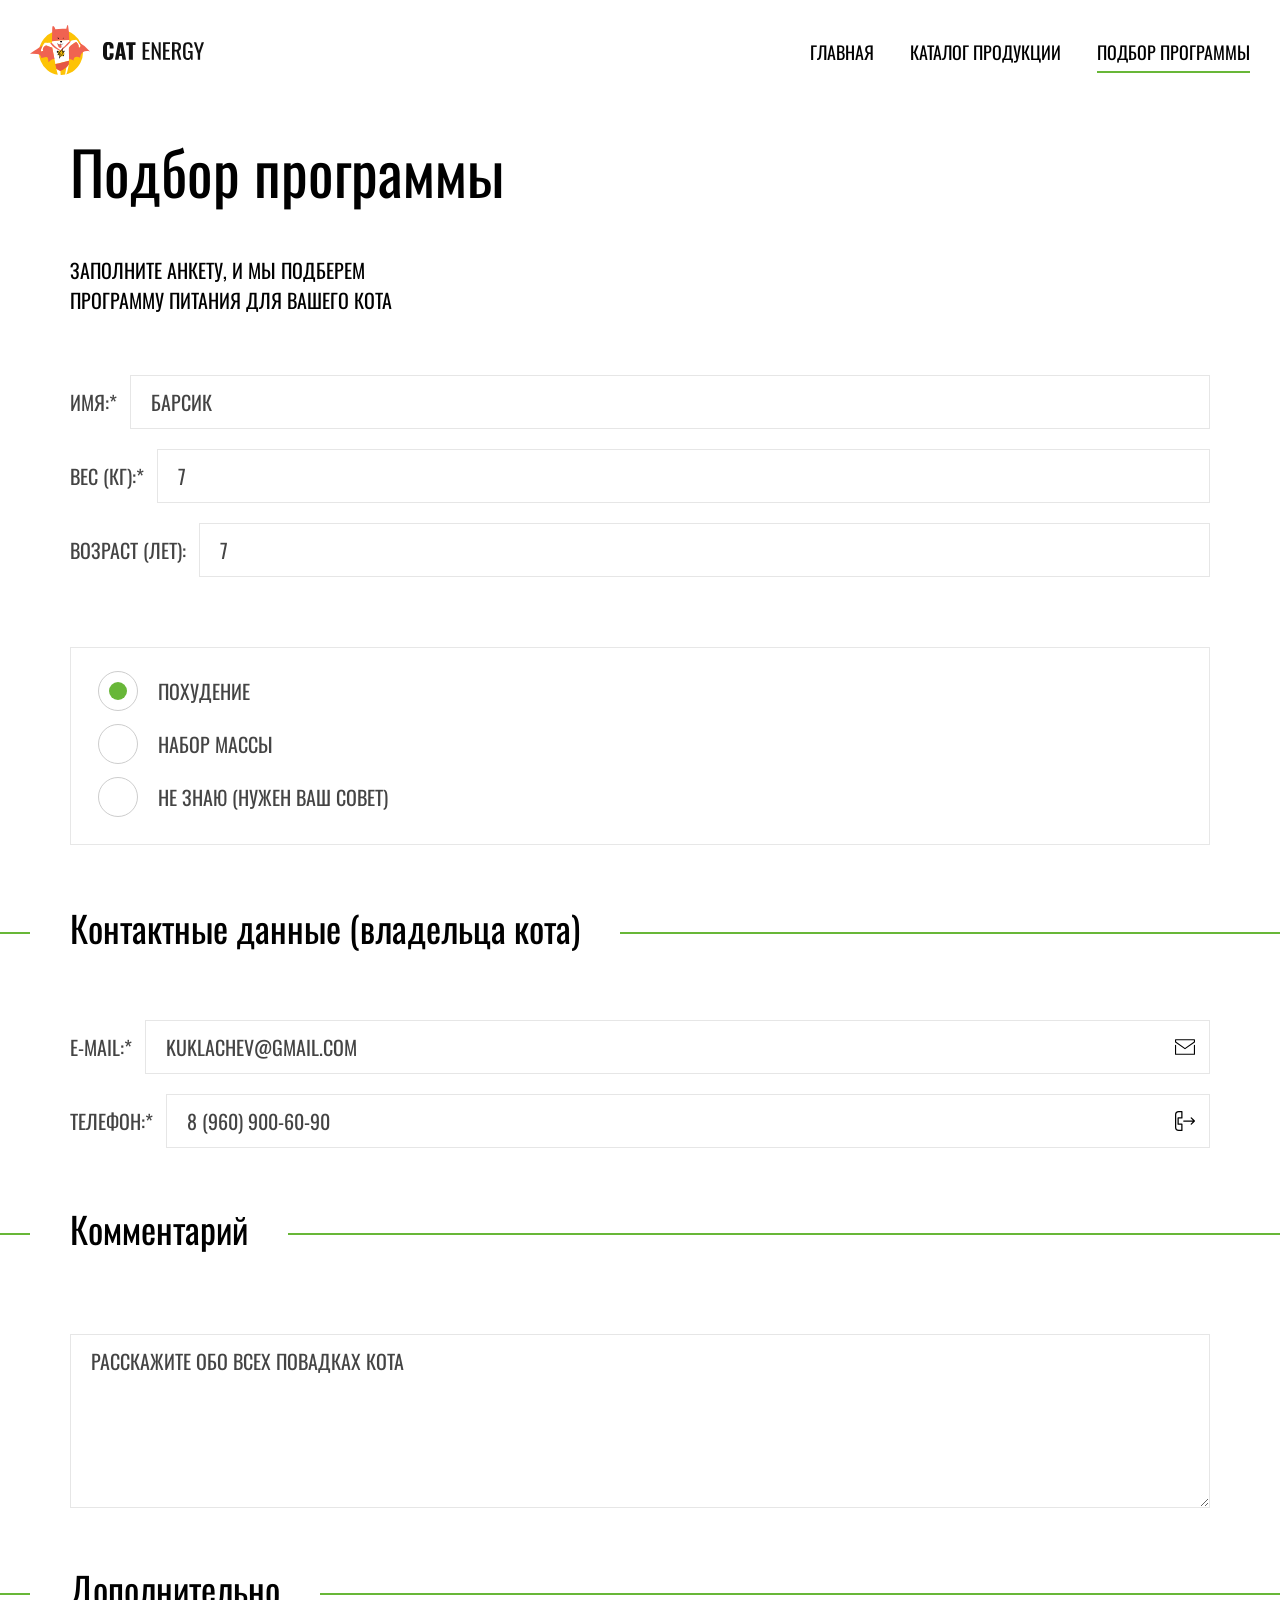
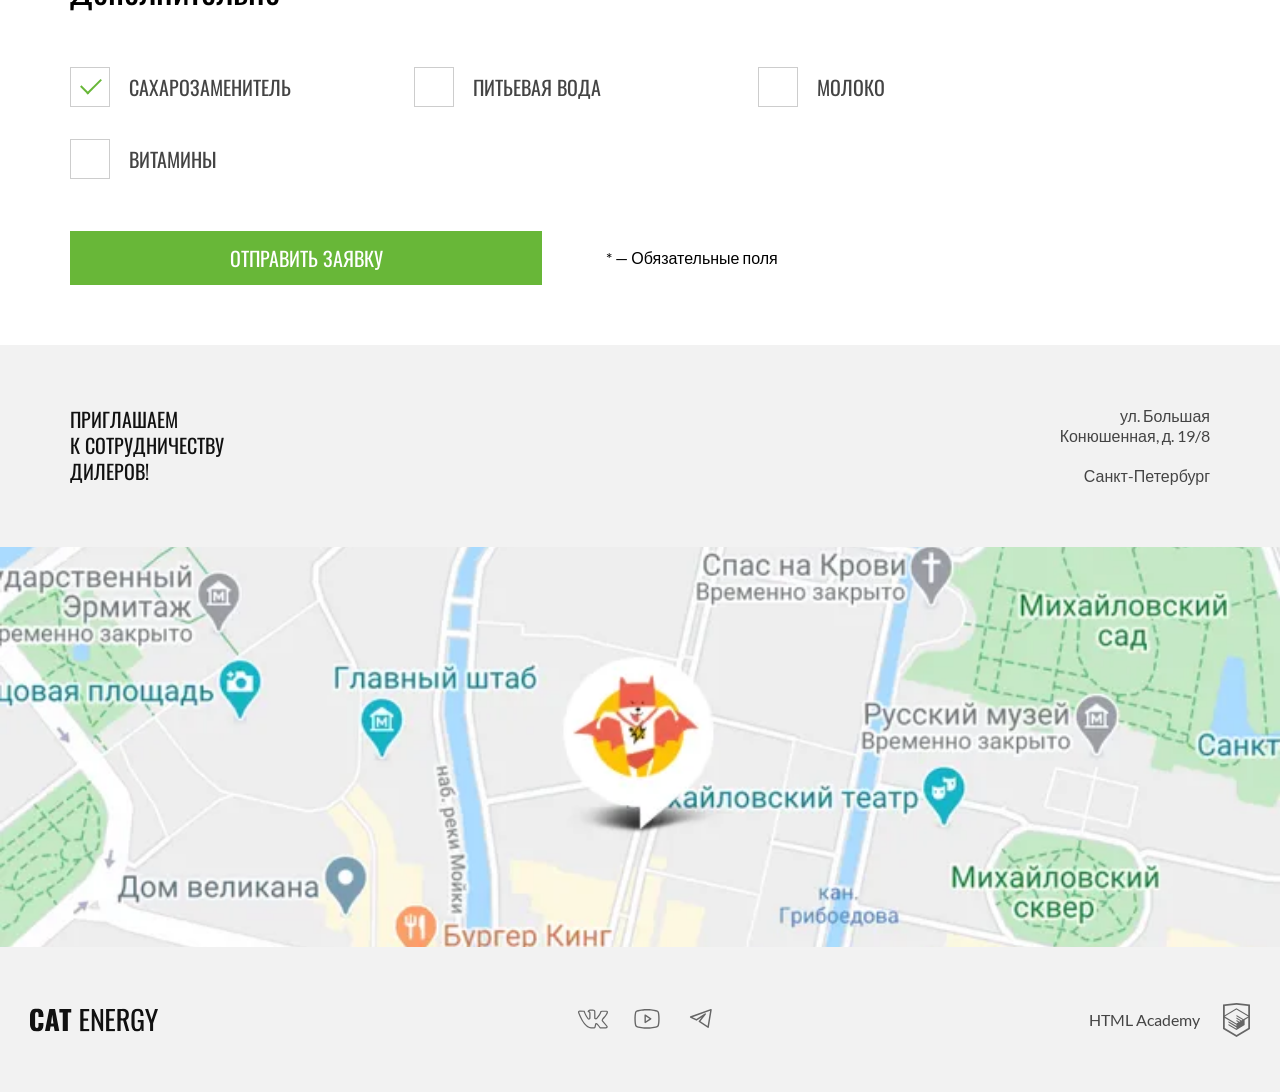
<file: form.html>
<!DOCTYPE html><html class="page" lang="ru"><head><meta charset="UTF-8"><title>Подбор программы Cat Energy</title><link rel="stylesheet" href="styles/styles.css"><link rel="preload" href="fonts/lato-regular.woff2" as="font"><link rel="preload" href="fonts/oswald-regular.woff2" as="font"><link rel="icon" href="favicon.ico"><link rel="icon" href="favicons/favicon.svg" type="image/svg+xml"><link rel="apple-touch-icon" href="favicons/apple-favicon.png"><link rel="manifest" href="manifest.webmanifest"><meta name="viewport" content="width=device-width,initial-scale=1"><script src="scripts/index.js" defer="defer"></script></head><body class="page__body"><header class="main-header"><div class="main-header__wrapper content-wrapper"><!-- Классы для навигации
      main-nav--nojs - без js
      main-nav--opened - открытое меню
      main-nav--closed - закрытое меню
      --><nav class="main-header__main-nav main-nav main-nav--closed main-nav--nojs"><button class="main-nav__toggle" type="button"><span class="visually-hidden">Открыть меню</span></button><div class="main-nav__logo-wrapper"><a class="main-nav__link" href="index.html"><picture><source type="image/svg+xml" media="(min-width: 1300px)" srcset="images/logo/logo-desktop.svg" width="70" height="59"><source type="image/svg+xml" media="(min-width: 768px)" srcset="images/logo/logo-tablet.svg" width="60" height="50"><img class="main-nav__img-logo" src="images/logo/logo-mobile.svg" width="33" height="38" alt="Логотип сайта Cat Energy"></picture><picture><source type="image/svg+xml" media="(min-width: 1300px)" srcset="images/logo/logo-text.svg" width="118" height="21"><img class="main-nav__img-logo-text" src="images/logo/logo-text.svg" width="101" height="18" alt="Cat Energy"></picture></a></div><div class="main-nav__site-list-wrapper site-list"><ul class="site-list"><li class="site-list__item"><a class="site-list__link" href="index.html">Главная</a></li><li class="site-list__item"><a class="site-list__link" href="catalog.html">Каталог продукции</a></li><li class="site-list__item"><a class="site-list__link site-list__link--active" href="form.html" aria-current="page">Подбор программы</a></li></ul></div></nav></div></header><main class="page-container"><div class="page-container__wrapper content-wrapper"><h1 class="page-container__title page-container__title--main">Подбор программы</h1><p class="page-container__description page-container__description--main">Заполните анкету, и мы подберем программу питания для вашего кота</p></div><form class="page-container__form page-form" action="https://echo.htmlacademy.ru" method="post"><div class="page-form__wrapper content-wrapper"><fieldset class="page-form__section page-form__section--basic"><legend class="visually-hidden">Основная информация питомца</legend><ul class="page-form__list"><li class="page-form__item"><label class="page-form__label form-label" for="pet-name">Имя:*</label> <input class="page-form__input form-input" type="text" name="pet-name" placeholder="Барсик" id="pet-name" required></li><li class="page-form__item"><label class="page-form__label form-label" for="pet-weight">Вес (кг):*</label> <input class="page-form__input form-input" type="text" name="pet-weight" placeholder="7" id="pet-weight" required></li><li class="page-form__item"><label class="page-form__label form-label" for="pet-age">Возраст (лет):</label> <input class="page-form__input form-input" type="text" name="pet-age" placeholder="7" id="pet-age"></li></ul></fieldset><fieldset class="page-form__section page-form__section--types-program"><legend class="visually-hidden">Тип программы</legend><ul class="page-form__list"><li class="page-form__item"><input class="page-form__radio visually-hidden" type="radio" name="program-type" id="weight-loss" value="weight-loss" checked="checked"> <label class="page-form__label-radio radio-toggle form-label" for="weight-loss">Похудение</label></li><li class="page-form__item"><input class="page-form__radio visually-hidden" type="radio" name="program-type" id="weight-gain" value="weight-gain"> <label class="page-form__label-radio radio-toggle form-label" for="weight-gain">Набор массы</label></li><li class="page-form__item"><input class="page-form__radio visually-hidden" type="radio" name="program-type" id="unknown" value="unknown"> <label class="page-form__label-radio radio-toggle form-label" for="unknown">Не знаю (Нужен ваш совет)</label></li></ul></fieldset><fieldset class="page-form__section page-form__section--contact-info"><legend class="page-form__title">Контактные данные (владельца кота)</legend><ul class="page-form__list"><li class="page-form__item"><label class="page-form__label form-label" for="contact-email">E-mail:*</label> <input class="page-form__input form-input form-input--contacts" type="email" name="contact-email" id="contact-email" placeholder="kuklachev@gmail.com" required> <svg class="page-form__icon page-form__icon--email" width="20" height="20"><use href="images/icons/stack.svg#icon-email"></use></svg></li><li class="page-form__item"><label class="page-form__label form-label" for="contact-phone">Телефон:*</label> <input class="page-form__input form-input form-input--contacts" type="tel" name="contact-phone" id="contact-phone" placeholder="8 (960) 900-60-90" required> <svg class="page-form__icon page-form__icon--phone" width="20" height="20"><use href="images/icons/stack.svg#icon-phone"></use></svg></li></ul></fieldset><fieldset class="page-form__section page-form__section--comment"><legend class="page-form__title">Комментарий</legend><div class="page-form__textarea-wrapper"><textarea class="page-form__textarea-input form-input" name="comment" rows="5" placeholder="Расскажите обо всех повадках кота"></textarea></div></fieldset><fieldset class="page-form__section page-form__section--additionally-products"><legend class="page-form__title">Дополнительно</legend><ul class="page-form__list"><li class="page-form__item"><input class="page-form__checkbox visually-hidden" type="checkbox" name="sweetener" id="sweetener" checked="checked"> <label class="page-form__label-checkbox checkbox form-label" for="sweetener">Сахарозаменитель</label></li><li class="page-form__item"><input class="page-form__checkbox visually-hidden" type="checkbox" name="drinking-water" id="drinking-water"> <label class="page-form__label-checkbox checkbox form-label" for="drinking-water">Питьевая вода</label></li><li class="page-form__item"><input class="page-form__checkbox visually-hidden" type="checkbox" name="milk" id="milk"> <label class="page-form__label-checkbox checkbox form-label" for="milk">Молоко</label></li><li class="page-form__item"><input class="page-form__checkbox visually-hidden" type="checkbox" name="vitamins" id="vitamins"> <label class="page-form__label-checkbox checkbox form-label" for="vitamins">Витамины</label></li></ul></fieldset><div class="page-form__button-wrapper"><button class="page-form__button button" type="submit">Отправить заявку</button> <small class="page-form__legend">* — Обязательные поля</small></div></div></form></main><footer class="main-footer"><section class="main-footer__location location location--second content-wrapper"><h2 class="visually-hidden">Адрес магазина Cat Energy</h2><p class="location__description">приглашаем<br>к сотрудничеству дилеров!</p><address class="location__address">ул. Большая Конюшенная, д. 19/8<br><span class="location__city">Санкт-Петербург</span></address></section><div class="main-footer__map map"><div class="map__wrapper"><iframe class="map__iframe map__wrapper-location" src="https://www.google.com/maps/embed?pb=!1m18!1m12!1m3!1d1996.8224469757427!2d30.314833977322387!3d59.968268659713594!2m3!1f0!2f0!3f0!3m2!1i1024!2i768!4f13.1!3m3!1m2!1s0x4696310fca5afc31%3A0x5f2ac55f567b2400!2sHTML%20Academy!5e0!3m2!1sru!2sru!4v1706439006059!5m2!1sru!2sru" width="320" height="362" title="Карта расположения магазина Cat Energy" style="border:0;" allowfullscreen="" loading="lazy" referrerpolicy="no-referrer-when-downgrade"></iframe><picture><source type="image/webp" media="(min-width: 1300px)" srcset="images/location-desktop@1x.webp, images/location-desktop@2x.webp 2x" width="1440" height="400"><source type="image/webp" media="(min-width: 768px)" srcset="images/location-tablet@1x.webp, images/location-tablet@2x.webp 2x" width="768" height="400"><source type="image/webp" srcset="images/location-mobile@1x.webp, images/location-mobile@2x.webp 2x"><source type="image/jpeg" media="(min-width: 1300px)" srcset="images/location-desktop@1x.jpg, images/location-desktop@2x.jpg 2x" width="1440" height="400"><source type="image/jpeg" media="(min-width: 768px)" srcset="images/location-tablet@1x.jpg, images/location-tablet@2x.jpg 2x" width="768" height="400"><img class="map__location map__wrapper-location" src="images/location-mobile@1x.jpg" srcset="images/location-mobile@2x.jpg 2x" width="320" height="362" alt="Карта расположения магазина Cat Energy"></picture></div></div><div class="main-footer__wrapper content-wrapper"><a class="main-footer__logo footer-logo" href="index.html"><picture><img class="footer-logo__text" src="images/logo/logo-text.svg" width="128" height="24" alt="Cat Energy"></picture></a><ul class="social"><li class="social__item"><a class="social__link social__link--vkontakte" href="https://vk.com/htmlacademy"><span class="visually-hidden">Мы в Вконтакте</span> <svg class="social__icon" width="30" height="20"><use href="images/icons/stack.svg#icon-vk"></use></svg></a></li><li class="social__item"><a class="social__link social__link--youtube" href="https://www.youtube.com/user/htmlacademyru"><span class="visually-hidden">Мы в Ютуб</span> <svg class="social__icon" width="30" height="20"><use href="images/icons/stack.svg#icon-yt"></use></svg></a></li><li class="social__item"><a class="social__link social__link--telegram" href="https://htmlacademy.t.me/"><span class="visually-hidden">Мы в Телеграм</span> <svg class="social__icon" width="30" height="20"><use href="images/icons/stack.svg#icon-tg"></use></svg></a></li></ul><a class="main-footer__copyright copyright" href="https://htmlacademy.ru/intensive/adaptive"><span class="copyright__academy-text">HTML Academy</span> <svg class="copyright__academy-icon" width="27" height="34"><use href="images/icons/stack.svg#logo-html-academy"></use></svg></a></div></footer></body></html>
</file>
<file: styles/styles.css>
@charset "UTF-8";@font-face{font-family:"Oswald";font-weight:400;font-style:normal;font-display:swap;src:url(../fonts/oswald-regular.woff2)format("woff2")}@font-face{font-family:"Lato";font-weight:400;font-style:normal;font-display:swap;src:url(../fonts/lato-regular.woff2)format("woff2")}:root{--content-padding-mobile:20px;--content-padding-tablet:30px;--content-padding-desktop:40px;--content-width-mobile:(320px - var(--content-padding-mobile) * 2);--content-width-tablet:(768px - var(--content-padding-tablet) * 2);--content-width-desktop:(1300px - var(--content-padding-desktop) * 2)}.visually-hidden{position:absolute;width:1px;height:1px;margin:-1px;padding:0;border:0;clip:rect(0 0 0 0);overflow:hidden}.page__body{font-family:"Oswald","Arial",sans-serif;background-color:#fff;font-style:normal;font-weight:400;padding:0;margin:0}@media (min-width:1300px){.main-header--index{background-image:-webkit-image-set(url(../images/image-background/index-background-desktop@1x.webp)type("image/webp") 1x,url(../images/image-background/index-background-desktop@2x.webp)type("image/webp") 2x,url(../images/image-background/index-background-desktop@1x.jpg)type("image/jpg") 1x,url(../images/image-background/index-background-desktop@2x.jpg)type("image/jpg") 2x),linear-gradient(90deg,#fff 50%,#64a83b 50%);background-image:image-set(url(../images/image-background/index-background-desktop@1x.webp)type("image/webp") 1x,url(../images/image-background/index-background-desktop@2x.webp)type("image/webp") 2x,url(../images/image-background/index-background-desktop@1x.jpg)type("image/jpg") 1x,url(../images/image-background/index-background-desktop@2x.jpg)type("image/jpg") 2x),linear-gradient(90deg,#fff 50%,#64a83b 50%);background-size:720px 696px,100%;background-position:calc(50% + 360px) center,center;background-repeat:no-repeat}}.main-header__link{display:flex;align-items:center;gap:56px}@media (min-width:768px){.main-header__link{gap:13px}}@media (min-width:1300px){.main-header__link{gap:14px}}.content-wrapper{box-sizing:border-box;margin:0 auto;min-width:320px;max-width:1300px;padding-left:var(--content-padding-mobile);padding-right:var(--content-padding-mobile)}@media (min-width:768px){.content-wrapper{padding-left:var(--content-padding-tablet);padding-right:var(--content-padding-tablet)}}@media (min-width:1300px){.content-wrapper{padding-left:var(--content-padding-desktop);padding-right:var(--content-padding-desktop)}}.main-nav{position:relative}@media (min-width:768px){.main-nav{display:flex;padding-top:25px;padding-bottom:25px}}@media (min-width:1300px){.main-nav{padding-top:54px;padding-bottom:28px}}.main-nav__link,.main-nav__logo-wrapper{display:flex;align-items:center}.main-nav__link:hover{opacity:.8}.main-nav__link:active{opacity:.6}.main-nav__logo-wrapper{padding:12.5px 0 8px}@media (min-width:768px){.main-nav__logo-wrapper{padding:0}}.main-nav__img-logo{margin-right:56px}@media (min-width:768px){.main-nav__img-logo{margin-right:13px}}@media (min-width:1300px){.main-nav__img-logo{margin-right:14px}}.main-nav__toggle{position:absolute;display:block;background-color:transparent;color:#222;border:0;top:20px;right:0;z-index:2;width:24px;height:24px;cursor:pointer}.main-nav__toggle:active,.main-nav__toggle:hover{opacity:.3}@media (min-width:768px){.main-nav__toggle{display:none}}.main-nav--closed .main-nav__toggle::before{content:"";position:absolute;top:3px;left:0;width:24px;height:2px}.main-nav--closed .main-nav__toggle::before,.main-nav--closed .main-nav__toggle:active::before{background-color:#000;box-shadow:0 8px 0 0#000,0 16px 0 0#000}@media (max-width:767px){.main-nav--closed .site-list__item,.main-nav--nojs .main-nav__toggle{display:none}.main-nav--opened .main-nav__site-list-wrapper{position:absolute;top:55px;right:0;left:0;z-index:10;background-color:#fff}.main-nav--opened .site-list__item::after,.main-nav--opened .site-list__item::before{content:"";background-color:#fff;position:absolute;top:0;z-index:-1;width:20px;height:100%}.main-nav--opened .site-list__item::before{left:-20px}.main-nav--opened .site-list__item::after{right:-20px}.main-nav--nojs .main-nav__wrapper{position:static;min-height:0}.main-nav--nojs .site-list__item{display:block}}.main-nav--opened .main-nav__toggle::after,.main-nav--opened .main-nav__toggle::before{content:"";position:absolute;top:11px;left:0;width:24px;height:2px;background-color:#000}.main-nav--opened .main-nav__toggle::before{transform:rotate(45deg);box-shadow:none}.main-nav--opened .main-nav__toggle::after{transform:rotate(-45deg)}.main-nav--opened .main-nav__toggle:active::after,.main-nav--opened .main-nav__toggle:active::before{background-color:#000}.site-list{color:#000;font-size:20px;line-height:20px;margin:0;padding-left:0;list-style:none;text-transform:uppercase;text-align:center}@media (min-width:768px){.site-list{font-size:18px;line-height:24px;display:flex;flex-wrap:wrap;justify-content:flex-end;align-items:center;margin-left:auto;width:516px}}@media (min-width:1300px){.site-list{width:600px}}.site-list__item{margin-left:calc(var(--content-padding-mobile)*-1);margin-right:calc(var(--content-padding-mobile)*-1);border-top:1px solid #e6e6e6}@media (min-width:768px){.site-list__item{margin-left:36px;margin-right:0;border-top:none}}@media (min-width:1300px){.site-list__item{margin-left:34px}}.site-list__item:last-child{border-bottom:none}.site-list__link{position:relative;display:block;padding:22px 0 23px;font-size:20px;font-weight:500;line-height:20px;color:#000;text-decoration:none}.site-list__link:hover{opacity:.6}.site-list__link:active{opacity:.3}@media (min-width:768px){.site-list__link{padding:0;font-size:18px;font-weight:400;line-height:25px}}@media (min-width:1300px){.site-list__link{font-size:20px;line-height:normal}.site-list__link--index{font-size:20px;color:#fff}}@media (min-width:768px){.site-list__link--active::after{content:"";position:absolute;left:0;right:0;bottom:-8px;height:2px;background-color:#68b738}}@media (min-width:1300px){.site-list__link--active.site-list__link--index::after{content:"";position:absolute;left:0;right:0;height:2px;background-color:#fff}}.hero{position:relative;padding-bottom:10px;min-height:478px;color:#fff;text-align:center;background-image:-webkit-image-set(url(../images/image-background/index-background-mobile@1x.webp)type("image/webp") 1x,url(../images/image-background/index-background-mobile@2x.webp)type("image/webp") 2x,url(../images/image-background/index-background-mobile@1x.jpg)type("image/jpg") 1x,url(../images/image-background/index-background-mobile@2x.jpg)type("image/jpg") 2x),linear-gradient(180deg,#64a83b 62.4%,#fff 62.4%);background-image:image-set(url(../images/image-background/index-background-mobile@1x.webp)type("image/webp") 1x,url(../images/image-background/index-background-mobile@2x.webp)type("image/webp") 2x,url(../images/image-background/index-background-mobile@1x.jpg)type("image/jpg") 1x,url(../images/image-background/index-background-mobile@2x.jpg)type("image/jpg") 2x),linear-gradient(180deg,#64a83b 62.4%,#fff 62.4%);background-size:320px 305px,100%;background-position:top center;background-repeat:no-repeat}@media (min-width:768px){.hero{color:#000;padding-bottom:0;min-height:0;text-align:left;background-image:none}}@media (min-width:1300px){.hero{padding-bottom:50px}}.hero__wrapper{display:grid}@media (min-width:768px){.hero__wrapper{min-width:708px}}@media (min-width:1300px){.hero__wrapper{grid-template-columns:50% 50%;margin-left:80px;margin-right:80px;width:1060px}}.hero__title{font-weight:400;font-size:36px;line-height:36px;margin:28px auto 11px;max-width:385px;z-index:5}@media (min-width:768px){.hero__title{font-size:60px;line-height:60px;margin:33px auto 28px 88px;max-width:415px}}@media (min-width:1300px){.hero__title{margin-top:80px;margin-bottom:25px;margin-left:0}}.hero__description{font-size:14px;line-height:14px;text-transform:uppercase;margin-top:14px;margin-bottom:14px;z-index:5}@media (min-width:768px){.hero__description{font-size:20px;line-height:20px;margin-left:88px;margin-bottom:19px}}@media (min-width:1300px){.hero__description{margin-left:0}}.hero__picture{margin:14px auto 3px}@media (min-width:768px){.hero__picture{grid-column:1/-1;grid-row:3/5;margin:0 auto}}@media (min-width:1300px){.hero__picture{grid-column:2/3;grid-row:1/5}}.hero__image{display:block;width:280px;height:271px}@media (min-width:768px){.hero__image{width:708px;height:609px}}@media (min-width:1300px){.hero__image{transform:translateX(-29%);width:552px;height:499px}}.hero__button{padding:10px 44px;font-size:16px;line-height:20px;margin-left:auto;margin-right:auto;width:100%;max-width:385px}@media (min-width:768px){.hero__button{width:244px;padding:14px 26px;font-size:20px;line-height:26px;grid-column-start:1;grid-row-start:3;margin-top:28px;margin-left:88px}}@media (min-width:1300px){.hero__button{margin-top:33px;margin-left:0}}.button{display:block;box-sizing:border-box;text-align:center;font-family:"Oswald","Arial",sans-serif;background-color:#68b738;color:#fff;text-transform:uppercase;text-decoration:none;border:0;cursor:pointer}.button:active,.button:hover{background-color:#5eaa2f}.button:active{color:rgba(255,255,255,.3)}.type-food{display:grid;row-gap:20px;padding-top:12px;padding-bottom:18px}@media (min-width:768px){.type-food{row-gap:30px;padding-top:0;padding-bottom:25px}}@media (min-width:1300px){.type-food{grid-template-columns:repeat(2,570px);column-gap:80px;padding-top:81px;padding-bottom:35px}}.type-food__card{display:flex;flex-direction:column;padding:24px 22px;background-color:#f2f2f2}@media (min-width:768px){.type-food__card{padding:62px 52px;min-height:248px}}@media (min-width:1300px){.type-food__card{padding:47px 52px 64px;min-height:263px}}.type-food__card-content{position:relative;margin-bottom:19px;padding-top:5px;padding-bottom:8px;border-bottom:1px solid #d9d9d9}.type-food__card-content::before{content:"";position:absolute;top:-1px;left:-1px;width:50px;height:50px;border-radius:50%;background-color:#68b738}.type-food__card-content::after{content:"";position:absolute;top:-4px;left:-11px;width:68px;height:50px;background-repeat:no-repeat}@media (min-width:768px){.type-food__card-content{border-bottom:none}.type-food__card-content::before{top:30px;left:auto;right:10px;width:200px;height:200px}.type-food__card-content::after{top:18px;left:auto;right:-24px;width:268px;height:218px}}@media (min-width:1300px){.type-food__card-content{margin-bottom:0;padding-top:22px}.type-food__card-content::before{top:0;left:0;right:auto;width:100px;height:100px}.type-food__card-content::after{top:-5px;left:-18px;right:auto;width:134px;height:106px}}.type-food__card-content--slim::after{background-image:url(../images/icons/stack.svg#icon-cat-slim);background-size:35px 49px;background-position:center top}@media (min-width:768px){.type-food__card-content--slim::after{background-size:140px 194px}}@media (min-width:1300px){.type-food__card-content--slim::after{background-size:70px 97px}}.type-food__card-content--pro::after{background-image:url(../images/icons/stack.svg#icon-cat-pro);background-size:67px 28px;background-position:center}@media (min-width:768px){.type-food__card-content--pro::after{background-size:268px 112px}}@media (min-width:1300px){.type-food__card-content--pro::after{background-size:134px 56px}}.type-food__card-title{color:#000;font-weight:400;font-size:24px;line-height:37px;text-transform:uppercase;margin-top:0;margin-bottom:28px;margin-left:70px}@media (min-width:768px){.type-food__card-title{margin-top:9px;margin-bottom:24px;margin-left:0;font-size:36px}}@media (min-width:1300px){.type-food__card-title{margin-bottom:71px;margin-left:162px}}.type-food__card-description{font-family:"Lato","Arial",sans-serif;color:#444;font-size:14px;line-height:18px;margin-top:14px;margin-bottom:14px}@media (min-width:768px){.type-food__card-description{max-width:55%;margin-top:12px;margin-bottom:12px;font-size:16px;line-height:24px}}@media (min-width:1300px){.type-food__card-description{margin-top:16px;margin-bottom:16px;max-width:none}}.type-food__card-button{position:relative;color:#000;font-size:16px;line-height:16px;text-transform:uppercase;text-decoration:none;margin-top:auto;max-width:120px}.type-food__card-button:active{opacity:.3}.type-food__card-button:hover::after{right:-9px;width:33px;background-image:url(../images/icons/stack.svg#icon_arrow-long)}.type-food__card-button::after{content:"";position:absolute;background-position:center;background-repeat:no-repeat;top:55%;right:-7px;transform:translateY(-50%);width:30px;height:11px;background-image:url(../images/icons/stack.svg#icon-arrow);background-size:contain;transition:all .1s linear}@media (min-width:768px){.type-food__card-button{max-width:154px;font-size:20px;line-height:20px}}.advantages{position:relative;padding-bottom:49px}@media (min-width:768px){.advantages{padding-top:20px;padding-bottom:6px}}@media (min-width:1300px){.advantages{padding-top:38px;padding-bottom:12px}}.advantages__title{font-weight:400;font-size:36px;line-height:38px;margin:0 0 40px}@media (min-width:768px){.advantages__title{font-size:60px;line-height:60px;margin-bottom:72px}}.advantages__list{display:grid;row-gap:20px;margin:0;padding-left:0;padding-right:5px;list-style:none;counter-reset:feature}@media (min-width:768px){.advantages__list{grid-template-columns:repeat(2,34.6%);column-gap:137px;row-gap:37px;padding-right:0}}@media (min-width:1300px){.advantages__list{grid-template-columns:repeat(4,245px);column-gap:80px}}.advantages__item{position:relative;display:flex;align-items:center;padding-left:80px;min-height:60px;font-family:"Lato","Arial",sans-serif;color:#444;font-size:14px;line-height:18px}.advantages__item::before{position:absolute}.advantages__item::after,.advantages__item::before{background-position:center;background-repeat:no-repeat}.advantages__item::before{content:"";top:0;left:0;width:60px;height:60px;background-color:#68b738}@media (min-width:768px){.advantages__item::before{width:80px;height:80px}}.advantages__item::after{position:absolute;z-index:-1;font-family:"Oswald","Arial",sans-serif;color:#f2f2f2;text-align:center}@media (min-width:768px){.advantages__item::after{content:counter(feature);counter-increment:feature;top:-38px;right:0;width:136px;height:280px;font-size:280px;line-height:280px}}@media (max-width:767px){.advantages__item br{display:none}}@media (min-width:768px){.advantages__item{display:block;padding-top:112px;padding-bottom:12px;padding-left:0;min-height:156px;font-size:16px;line-height:24px}}@media (min-width:1300px){.advantages__item{min-height:118px}}.advantages__item--helpful::before{background-image:url(../images/icons/stack.svg#icon-leaf);background-size:30px 32px}.advantages__item--easy::before{background-image:url(../images/icons/stack.svg#icon-powder);background-size:25px 28px}.advantages__item--econom::before{background-image:url(../images/icons/stack.svg#icon-eat);background-size:25px 30px}.advantages__item--fast::before{background-image:url(../images/icons/stack.svg#icon-clock);background-size:26px 31px}.example{padding-top:26px;background-color:#eaeaea}@media (min-width:768px){.example{padding-top:45px;background-color:transparent;border-top:1px solid #e6e6e6}}@media (min-width:1300px){.example{padding-top:0;background-image:linear-gradient(180deg,#fff 190px,transparent 190px),linear-gradient(90deg,#f2f2f2 50%,#f2f2f2 50%);border-top:none}.example__wrapper{display:flex}}.example__text{padding-bottom:20px}@media (min-width:768px){.example__text{padding-bottom:66px}}@media (min-width:1300px){.example__text{padding-bottom:58px;width:450px}}.example__title{font-weight:400;font-size:36px;line-height:40px;margin:0 0 40px}@media (min-width:768px){.example__title{font-size:60px;line-height:60px;margin-bottom:60px}}@media (min-width:1300px){.example__title{margin-top:56px;margin-bottom:144px}}.example__description{font-family:"Lato","Arial",sans-serif;color:#444;font-size:14px;line-height:18px;margin:0}@media (min-width:768px){.example__description{font-size:16px;line-height:24px}}@media (min-width:1300px){.example__description{width:94%}}.example__statistic-wrapper{padding-top:20px}@media (min-width:768px){.example__statistic-wrapper{display:flex;justify-content:space-between;padding-top:56px}}@media (min-width:1300px){.example__statistic-wrapper{display:block;padding-top:69px;width:380px}}.example__statistic{margin:0 0 35px}@media (min-width:1300px){.example__statistic{margin-bottom:60px}}.example__expenses{font-size:14px;line-height:20px;text-align:center;text-transform:uppercase;margin:0}@media (min-width:768px){.example__expenses{display:flex;flex-direction:column;font-size:20px;line-height:20px;margin-top:12px;margin-bottom:8px;max-width:180px;text-align:right}}@media (min-width:1300px){.example__expenses{display:flex;flex-direction:row;justify-content:space-between;max-width:340px;text-align:left}}.example__expenses-index{font-size:14px;line-height:20px;text-transform:uppercase}@media (min-width:768px){.example__expenses-index{font-size:20px;line-height:20px;margin-top:8px}}@media (min-width:1300px){.example__expenses-index{margin-top:0;margin-right:13px}}.example__slider{margin:0 auto}@media (min-width:1300px){.example__slider{margin-right:-40px}}@media (min-width:768px) and (max-width:1300px){.example__slider-images::after,.example__slider-images::before{content:"";position:absolute;top:0;height:100%;width:calc(50vw - var(--content-width-tablet)/2);background-image:linear-gradient(180deg,#fff 150px,#eaeaea 150px)}.example__slider-images::before{left:calc((50vw - var(--content-width-tablet)/2)*-1)}.example__slider-images::after{right:calc((50vw - var(--content-width-tablet)/2)*-1)}}.stats{display:flex;justify-content:space-between;text-align:center}@media (min-width:768px){.stats{gap:43px}}@media (min-width:1300px){.stats{gap:42px;justify-content:flex-start}}.stats__item{position:relative;box-sizing:border-box;padding:15px 5px;min-width:125px;border:1px solid #cdcdcd;border-radius:3px}@media (min-width:768px){.stats__item{padding:15px 30px 20px;min-width:162px}}@media (min-width:1300px){.stats__item{padding:15px 30px 18px;min-width:162px}}.stats__title{font-family:"Lato","Arial",sans-serif;color:#444;font-size:12px;line-height:100%;position:absolute;right:0;left:0;bottom:0;transform:translateY(72%)}@media (min-width:768px){.stats__title{font-size:14px;line-height:14px;transform:translateY(50%)}}.stats__title-text{display:inline-flex;background-color:#eaeaea;text-transform:lowercase;max-width:70%}.stats__title-text::before{content:"";margin-left:10px}.stats__title-text::after{content:"";margin-right:10px}@media (min-width:768px){.stats__title-text{max-width:94%;background-color:#fff}}@media (min-width:1300px){.stats__title-text{background-color:#f2f2f2}}.stats__index{color:#000;text-transform:uppercase;font-size:24px;line-height:24px;margin:0}@media (min-width:768px){.stats__index{font-size:30px;line-height:37px}}.slider{position:relative;display:grid;width:280px;min-height:295px}@media (min-width:768px){.slider{width:708px;min-height:614px}}@media (min-width:1300px){.slider{width:650px;min-height:650px}}.slider__images{position:relative;display:grid;grid-template-columns:280px;grid-column:1/-1;grid-row:1/-1}@media (min-width:768px){.slider__images{grid-template-columns:708px}}@media (min-width:1300px){.slider__images{grid-template-columns:650px}}.slider__images-wrapper{overflow:hidden;grid-row:1/-1;grid-column:1/-1}.slider__images-wrapper--before{z-index:10;background-color:#eaeaea}@media (min-width:768px){.slider__images-wrapper--before{background-image:linear-gradient(180deg,#fff 150px,#eaeaea 150px)}}@media (min-width:1300px){.slider__images-wrapper--before{background-image:linear-gradient(180deg,#fff 190px,#f2f2f2 190px)}}.slider__images-wrapper--after{background-color:#eaeaea}@media (min-width:768px){.slider__images-wrapper--after{background-image:linear-gradient(180deg,#fff 150px,#eaeaea 150px)}}@media (min-width:1300px){.slider__images-wrapper--after{background-image:linear-gradient(180deg,#fff 190px,#f2f2f2 190px)}}.slider__image{display:block}@media (min-width:768px){.slider__image{margin-left:70px}}@media (min-width:1300px){.slider__image{margin-left:50px;margin-top:50px}}.slider__button{position:absolute;padding:0;top:0;left:138px;width:4px;height:256px;background-color:#666;border:0;border-radius:2px;cursor:pointer;z-index:10}.slider__button::before{position:absolute;content:"";top:108px;left:-18px;width:36px;height:36px;background-color:#fff;border:2px solid #666;border-radius:50%}.slider__button::after{position:absolute;content:"";top:119px;left:-10px;width:24px;height:18px;-webkit-mask-image:url(../images/icons/stack.svg#slider-toggle);mask-image:url(../images/icons/stack.svg#slider-toggle);-webkit-mask-repeat:no-repeat;mask-repeat:no-repeat;background-color:#666}.slider__button:hover::before{border:2px solid #68b738}.slider__button:hover,.slider__button:hover::after{background-color:#68b738}.slider__button:active{opacity:.6}.slider__button:active::before{border:2px solid #68b738}.slider__button:active,.slider__button:active::after{background-color:#68b738}@media (min-width:768px){.slider__button{top:0;left:278px;height:512px}.slider__button::before{top:236px}.slider__button::after{top:247px}}@media (min-width:1300px){.slider__button{top:55px;left:278px;height:512px}.slider__button::before{left:-16px}.slider__button::after{left:-7px}}.page-container__wrapper{padding-top:27px;padding-bottom:39px;border-top:1px solid #d9d9d9}@media (min-width:768px){.page-container__wrapper{padding-top:36px;padding-bottom:60px;padding-left:70px;border-top:none}}@media (min-width:1300px){.page-container__wrapper{padding-top:42px;padding-left:40px}}.page-container__title{font-weight:400;font-size:36px;line-height:36px;margin:0 0 37px}@media (min-width:768px){.page-container__title{font-size:60px;line-height:60px;margin-bottom:54px}}@media (min-width:1300px){.page-container__title{margin-bottom:55px}}.page-container__description{font-size:14px;line-height:18px;text-transform:uppercase;margin:0;max-width:250px}@media (min-width:768px){.page-container__description{font-size:20px;line-height:30px;max-width:350px}}.form-input{font-family:"Oswald","Arial",sans-serif;color:#444;font-size:16px;line-height:18px;text-transform:uppercase;box-sizing:border-box;border:1px solid #e6e6e6;padding:14px;min-height:46px;outline:0}.form-input--contacts{padding-right:45px}.form-input:hover{border-color:#cdcdcd}.form-input:active{opacity:.3}.form-input:focus{border-color:#444;outline:2px solid #444}.form-input:focus:invalid{border-color:#ff8282;outline:2px solid #ff8282}@media (min-width:768px){.form-input{font-size:20px;line-height:normal;padding:11px 20px;min-height:52px}.form-input--contacts{padding-right:45px}}@media (min-width:1300px){.page-form__wrapper{display:grid;grid-template-columns:repeat(2,570px);column-gap:80px}}.page-form__section{margin:0;border:0;padding:0 0 22px}@media (min-width:768px){.page-form__section{padding-bottom:0;margin-bottom:63px}}@media (min-width:1300px){.page-form__section{margin-bottom:70px}}.page-form__section--basic,.page-form__section--types-program{position:relative}@media (min-width:768px){.page-form__section--basic{margin-bottom:70px}}@media (min-width:1300px){.page-form__section--basic{width:46%;min-width:570px;margin-bottom:70px}}.page-form__section--types-program{padding-bottom:22px;padding-top:22px}@media (min-width:768px){.page-form__section--types-program{padding:0;margin-bottom:65px}}@media (min-width:1300px){.page-form__section--types-program{width:46%;min-width:570px;margin-bottom:70px}}.page-form__section--contact-info{width:100%;margin-top:28px}@media (min-width:768px){.page-form__section--contact-info{margin-top:0}}@media (min-width:1300px){.page-form__section--comment,.page-form__section--contact-info{grid-column:1/-1}}.page-form__section--additionally-products{padding-bottom:36px;width:100%}@media (min-width:768px){.page-form__section--additionally-products{padding-bottom:0;margin-bottom:52px}}@media (min-width:1300px){.page-form__section--additionally-products{margin-bottom:60px;grid-column:1/-1}}.page-form__section--basic::after,.page-form__section--types-program::after{position:absolute;content:"";height:1px;width:100vw;background-color:#d9d9d9;left:-20px;bottom:0}@media (min-width:768px){.page-form__section--basic::after,.page-form__section--types-program::after{content:none}}.page-form__section--contact-info .page-form__title{margin-bottom:33px;width:187px}@media (min-width:768px){.page-form__section--contact-info .page-form__title{margin-bottom:74px;width:-moz-fit-content;width:fit-content}}.page-form__section--comment .page-form__title{margin-bottom:38px}@media (min-width:768px){.page-form__section--comment .page-form__title{margin-bottom:87px}}@media (min-width:1300px){.page-form__section--comment .page-form__title{margin-bottom:78px}}.page-form__section--additionally-products .page-form__title{margin-bottom:37px}@media (min-width:768px){.page-form__section--additionally-products .page-form__title{margin-bottom:60px}.page-form__section--types-program .page-form__list{padding:23px 27px 27px;margin:0 40px;border:1px solid #e7e7e7;gap:13px}}@media (min-width:1300px){.page-form__section--types-program .page-form__list{margin:0;padding:25px 28px}}@media (min-width:768px){.page-form__section--additionally-products .page-form__list{display:flex;flex-direction:row;flex-wrap:wrap;gap:32px 60px}}@media (min-width:1300px){.page-form__section--additionally-products .page-form__list{gap:103px}}@media (min-width:768px){.page-form__section--additionally-products .page-form__item{width:284px}}@media (min-width:1300px){.page-form__section--additionally-products .page-form__item{width:222px}.page-form__section--contact-info .page-form__list{display:flex;flex-direction:row;flex-wrap:wrap;column-gap:80px}.page-form__section--contact-info .page-form__item{width:46%;min-width:570px}}.page-form__title{font-weight:400;font-size:24px;line-height:26px;padding:0;position:relative;width:-moz-fit-content;width:fit-content;background-color:#fff;box-shadow:-20px 0 0 0#fff,20px 0 0 0#fff}.page-form__title::before{content:"";position:absolute;top:.6em;right:0;width:100vw;height:2px;background:#68b738;box-shadow:100vw 0 0 0#68b738;z-index:-1}@media (min-width:768px){.page-form__title{font-size:36px;line-height:36px;box-shadow:40px 0 0 0#fff,40px 0 0 0#fff;padding-left:40px}}@media (min-width:1300px){.page-form__title{box-shadow:-40px 0 0 0#fff,40px 0 0 0#fff;padding-left:0}}.page-form__list{display:flex;flex-direction:column;align-items:flex-start;gap:11px;list-style:none;padding:0;margin:0}@media (min-width:768px){.page-form__list{padding:0 40px;gap:20px}}@media (min-width:1300px){.page-form__list{padding:0}}.page-form__item{position:relative;display:flex;justify-content:space-between;align-items:center;width:100%}.page-form__label{margin-right:13px}.page-form__input{flex-grow:1}.page-form__input:focus+.page-form__icon{color:#68b738}.page-form__input:focus:invalid+.page-form__icon{color:#ff8282}.page-form__input::placeholder,.page-form__textarea-input::placeholder{color:inherit;opacity:1}.page-form__icon{position:absolute;top:50%;right:15px;transform:translateY(-50%);fill:#222}.page-form__label-checkbox,.page-form__label-radio{width:100%}.page-form__checkbox:checked+.page-form__label-checkbox::after,.page-form__radio:checked+.page-form__label-radio::after{content:""}.page-form__checkbox:disabled+.page-form__label-checkbox,.page-form__radio:disabled+.page-form__label-radio{opacity:.3}.page-form__checkbox:focus+.page-form__label-checkbox,.page-form__radio:focus+.page-form__label-radio{outline:1px dashed #444;outline-offset:2px}@media (min-width:768px){.page-form__textarea-wrapper{padding:0 40px}}@media (min-width:1300px){.page-form__textarea-wrapper{padding:0}}.page-form__textarea-input{display:block;width:100%;min-height:150px;resize:vertical}@media (min-width:768px){.page-form__textarea-input{font-size:20px;line-height:30px;padding:11px 20px;min-height:174px}}@media (min-width:1300px){.page-form__textarea-input{padding:9px 20px}}.page-form__button-wrapper{display:flex;flex-direction:column;align-items:center;padding-bottom:32px}@media (min-width:768px){.page-form__button-wrapper{flex-direction:row;gap:60px;margin-left:40px;padding-bottom:60px}}@media (min-width:1300px){.page-form__button-wrapper{gap:80px;margin-left:0;padding-bottom:79px}}.page-form__button{font-size:16px;line-height:20px;width:100%;padding:10px;margin-bottom:21px}@media (min-width:768px){.page-form__button{font-size:20px;line-height:26px;padding:14px;margin:0;width:40%;min-width:284px;min-height:54px}}@media (min-width:1300px){.page-form__button{min-width:570px}}.page-form__legend{font-family:"Lato","Arial",sans-serif;font-size:14px;line-height:16px;text-transform:none;text-align:center;min-width:180px}@media (min-width:768px){.page-form__legend{font-size:16px;line-height:16px}}.form-label{font-size:16px;line-height:18px;text-transform:uppercase;color:#444}@media (min-width:768px){.form-label{font-size:20px;line-height:normal}}.radio-toggle{position:relative;display:flex;align-items:center;padding-left:46px;--radio-outer-diameter:30px;--radio-inner-diameter:13px;min-height:var(--radio-outer-diameter)}.checkbox:hover::before,.radio-toggle:hover::before{border-color:#bababa}.checkbox:active,.radio-toggle:active{opacity:.3}.radio-toggle::after,.radio-toggle::before{position:absolute;top:50%;transform:translateY(-50%);border-radius:50%}.radio-toggle::before{content:"";box-sizing:border-box;left:0;width:var(--radio-outer-diameter);height:var(--radio-outer-diameter);border:1px solid #cdcdcd;background-color:#fff}.radio-toggle::after{content:none;left:calc((var(--radio-outer-diameter) - var(--radio-inner-diameter))/2);width:var(--radio-inner-diameter);height:var(--radio-inner-diameter);background-color:#68b738}@media (min-width:768px){.radio-toggle{--radio-outer-diameter:40px;--radio-inner-diameter:18px;padding-left:60px}}.checkbox{position:relative;display:flex;align-items:center;padding-left:45px;--checkbox-width:30px;--checkbox-height:30px;--checkbox-tick-width:16px;--checkbox-tick-height:8px;min-height:var(--checkbox-height)}.checkbox::before{content:"";position:absolute;box-sizing:border-box;left:0;top:50%;transform:translateY(-50%);width:var(--checkbox-width);height:var(--checkbox-height);border:1px solid #cdcdcd;background-color:#fff}.checkbox::after{content:none;position:absolute;left:calc((var(--checkbox-width) - var(--checkbox-tick-width))/2);top:calc((var(--checkbox-width) - var(--checkbox-tick-width))/2);width:var(--checkbox-tick-width);height:var(--checkbox-tick-height);transform:rotate(-45deg);border-left:2px solid #68b738;border-bottom:2px solid #68b738}@media (min-width:768px){.checkbox{--checkbox-width:40px;--checkbox-height:40px;--checkbox-tick-width:18px;--checkbox-tick-height:9px;padding-left:59px}}.catalog-container__wrapper-title{border-top:1px solid #d9d9d9;border-bottom:1px solid #d9d9d9;margin-left:calc(var(--content-padding-mobile)*-1);margin-right:calc(var(--content-padding-mobile)*-1)}@media (min-width:768px){.catalog-container__wrapper-title{border-top:none;border-bottom:none;margin-left:0;margin-right:0}}.catalog-container__title{color:#000;font-size:36px;font-weight:400;line-height:36px;padding:28px 20px 40px;margin:0}@media (min-width:768px){.catalog-container__title{font-size:60px;line-height:60px;padding:35px 0 44px}}@media (min-width:1300px){.catalog-container__title{padding-top:42px}}.catalog-product{margin-left:calc(var(--content-padding-mobile)*-1);margin-right:calc(var(--content-padding-mobile)*-1);border-bottom:1px solid #ebebeb}@media (min-width:768px){.catalog-product{display:grid;grid-template-columns:repeat(2,324px);gap:60px;justify-content:center;padding-top:40px;padding-bottom:68px;margin-right:0;margin-left:0;border-bottom:none}}@media (min-width:1300px){.catalog-product{grid-template-columns:repeat(4,245px);column-gap:80px;row-gap:63px;padding-bottom:77px}}.product-card{display:grid;grid-template-columns:repeat(2,1fr);padding:7px 20px 23px;border-bottom:1px solid #ebebeb}@media (min-width:768px){.product-card{grid-template-columns:1fr;grid-template-rows:min-content 1fr min-content;box-sizing:border-box;padding:0 37px 40px;width:324px;background-image:linear-gradient(180deg,#fff 87px,#f2f2f2 87px);border-bottom:none}}@media (min-width:1300px){.product-card{width:245px;padding:0 38px 40px}}.product-card__link{color:#222;text-transform:uppercase;text-decoration:none}.product-card__link-image{display:flex;justify-content:center;align-items:center;overflow:hidden;height:138px}@media (min-width:768px){.product-card__link-image{margin-top:10px;margin-bottom:22px;width:250px;height:210px}}@media (min-width:1300px){.product-card__link-image{margin-bottom:12px;width:169px}}.product-card__image{display:block}.product-card__wrapper{padding-top:6px;padding-bottom:6px}@media (min-width:768px){.product-card__wrapper{display:flex;flex-direction:column;align-items:center;padding-top:0;padding-bottom:33px}}@media (min-width:1300px){.product-card__wrapper{width:169px;padding-bottom:41px}}.product-card__title{font-size:16px;line-height:20px;font-weight:400;width:60%;margin-top:10px;margin-bottom:14px}@media (min-width:768px){.product-card__title{font-size:20px;line-height:24px;text-align:center;width:135px;margin:0 0 20px}}@media (min-width:1300px){.product-card__title{margin-bottom:23px}}.product-card__feature{margin:0}.product-card__button{grid-column:1/-1;font-size:16px;line-height:20px;padding-top:10px;padding-bottom:10px}.product-card-feature{font-family:"Lato","Arial",sans-serif;color:#444;font-size:12px;line-height:16px}@media (min-width:768px){.product-card-feature{display:flex;flex-direction:column;gap:12px;width:100%;font-size:16px;line-height:20px}}.product-card-feature__item{display:flex;justify-content:space-between}@media (min-width:768px){.product-card-feature__item{border-bottom:1px solid #cdcdcd}}.product-card-feature__value{margin:0}.product-show-more{padding-top:25px;padding-bottom:23px}@media (min-width:768px){.product-show-more{padding-top:86px;padding-bottom:0;width:324px}}@media (min-width:1300px){.product-show-more{width:245px;padding-top:76px}}.product-show-more__wrapper{display:flex;flex-direction:column;align-items:center;text-align:center;padding:0 20px}@media (min-width:768px){.product-show-more__wrapper{padding:48px 36px 40px;min-height:340px;border:1px solid #f2f2f2}}@media (min-width:1300px){.product-show-more__wrapper{padding:50px 37px 40px}}.product-show-more__button{border:0;background-color:#fff;padding:0 0 21px;cursor:pointer}@media (min-width:768px){.product-show-more__button{padding-bottom:48px}}@media (min-width:1300px){.product-show-more__button{padding-bottom:40px}}.product-show-more__button--more::before{content:"";display:inline-block;min-width:30px;min-height:30px;background-image:url(../images/icons/stack.svg#icon-button-more);background-size:30px 30px;background-repeat:no-repeat}@media (min-width:768px){.product-show-more__button--more::before{border:0;background-color:#fff;min-width:60px;min-height:60px;background-size:60px 60px}}.product-show-more__text{color:#111;font-size:16px;line-height:20px;text-transform:uppercase;margin:0;padding-bottom:8px}@media (min-width:768px){.product-show-more__text{font-size:20px;line-height:24px;width:135px;padding-bottom:23px}}@media (min-width:1300px){.product-show-more__text{padding-bottom:26px}}.product-show-more__description{font-family:"Lato","Arial",sans-serif;color:#444;font-size:12px;line-height:16px;margin:0;padding-bottom:21px}@media (min-width:768px){.product-show-more__description{font-size:16px;line-height:18px;width:170px;padding-bottom:82px}}@media (min-width:1300px){.product-show-more__description{padding-bottom:90px}}.product-show-more__all-products{background-color:#f2f2f2;color:#444;font-size:16px;line-height:20px;padding-top:10px;padding-bottom:10px;width:100%}.product-show-more__all-products:hover{background-color:#ebebeb}.product-show-more__all-products:active{background-color:#ebebeb;color:#444}.additional-products{padding-top:25px;padding-bottom:34px;overflow-x:hidden}@media (min-width:768px){.additional-products{padding-top:0;padding-bottom:73px}}@media (min-width:1300px){.additional-products{padding-bottom:86px}}.additional-products__section-title{position:relative;width:-moz-fit-content;width:fit-content;background:#fff;box-shadow:-20px 0 0 0#fff,20px 0 0 0#fff;font-size:24px;font-weight:400;line-height:24px;margin:0 0 35px}.additional-products__section-title::before{content:"";position:absolute;top:.6em;right:0;width:100vw;height:2px;background:#68b738;box-shadow:100vw 0 0 0#68b738;z-index:-1}@media (min-width:768px){.additional-products__section-title{font-size:36px;line-height:36px;padding-left:40px;margin-bottom:80px;box-shadow:40px 0 0 0#fff,40px 0 0 0#fff}}@media (min-width:1300px){.additional-products__section-title{margin-bottom:80px;padding-left:0;box-shadow:-40px 0 0 0#fff,40px 0 0 0#fff}.additional-products__content-wrapper{display:grid;grid-template-columns:auto 245px;column-gap:80px}}.additional-products__list{box-sizing:border-box;padding:0;margin:0 0 35px;list-style:none;border-top:1px solid #cdcdcd}@media (min-width:768px){.additional-products__list{padding-left:38px;padding-right:38px;margin-bottom:70px;max-width:708px;border-left:1px solid #cdcdcd;border-right:1px solid #cdcdcd}}@media (min-width:1300px){.additional-products__list{padding-left:0;padding-right:0;margin-left:0;margin-right:0;margin-bottom:0;border-left:none;border-right:none;width:895px;max-width:none}}.additional-products__item{display:grid;padding-top:13px;padding-bottom:19px;border-bottom:1px solid #cdcdcd}@media (min-width:768px){.additional-products__item{grid-template-columns:1fr 250px;padding:25px 38px 28px;margin-left:-38px;margin-right:-38px}}@media (min-width:1300px){.additional-products__item{margin-left:0;margin-right:0;grid-template-columns:repeat(2,285px) 245px;column-gap:40px;align-items:center;padding:15px 0}}.additional-products__link{color:#222;text-transform:uppercase;text-decoration:none}.additional-products__card-title{font-size:16px;line-height:16px;font-weight:400;margin:0 0 12px}@media (min-width:768px){.additional-products__card-title{font-size:20px;line-height:20px;margin-bottom:25px}}@media (min-width:1300px){.additional-products__card-title{margin-bottom:0}}.additional-products__feature{display:flex;justify-content:space-between;margin:0 0 15px;font-family:"Lato","Arial",sans-serif;color:#444;font-size:14px;line-height:14px}@media (min-width:768px){.additional-products__feature{font-size:16px;line-height:20px;justify-content:flex-end;margin-top:4px;margin-bottom:21px}}@media (min-width:1300px){.additional-products__feature{justify-content:space-between;margin-top:5px;margin-bottom:0}.additional-products__feature-property{width:175px}}@media (min-width:768px){.additional-products__feature-value{width:17%;margin-top:-2px;margin-left:51px}}@media (min-width:1300px){.additional-products__feature-value{margin-left:0;width:42px}}.additional-products__button{font-size:16px;line-height:20px;padding-top:10px;padding-bottom:10px}@media (min-width:768px){.additional-products__button{grid-column:1/-1}}@media (min-width:1300px){.additional-products__button{grid-column-start:3}}.gift{background-color:#68b738;background-image:-webkit-image-set(url(../images/image-background/gift-background-mobile@1x.webp)type("image/webp") 1x,url(../images/image-background/gift-background-mobile@2x.webp)type("image/webp") 2x,url(../images/image-background/gift-background-mobile@1x.jpg)type("image/jpg") 1x,url(../images/image-background/gift-background-mobile@2x.jpg)type("image/jpg") 2x);background-image:image-set(url(../images/image-background/gift-background-mobile@1x.webp)type("image/webp") 1x,url(../images/image-background/gift-background-mobile@2x.webp)type("image/webp") 2x,url(../images/image-background/gift-background-mobile@1x.jpg)type("image/jpg") 1x,url(../images/image-background/gift-background-mobile@2x.jpg)type("image/jpg") 2x);background-size:cover;min-height:290px;max-width:500px;display:flex;justify-content:center}@media (min-width:768px){.gift{min-height:200px;max-width:900px;background-image:-webkit-image-set(url(../images/image-background/gift-background-tablet@1x.webp)type("image/webp") 1x,url(../images/image-background/gift-background-tablet@2x.webp)type("image/webp") 2x,url(../images/image-background/gift-background-tablet@1x.jpg)type("image/jpg") 1x,url(../images/image-background/gift-background-tablet@2x.jpg)type("image/jpg") 2x);background-image:image-set(url(../images/image-background/gift-background-tablet@1x.webp)type("image/webp") 1x,url(../images/image-background/gift-background-tablet@2x.webp)type("image/webp") 2x,url(../images/image-background/gift-background-tablet@1x.jpg)type("image/jpg") 1x,url(../images/image-background/gift-background-tablet@2x.jpg)type("image/jpg") 2x)}}@media (min-width:1300px){.gift{min-height:288px;width:245px;background-image:-webkit-image-set(url(../images/image-background/gift-background-desktop@1x.webp)type("image/webp") 1x,url(../images/image-background/gift-background-desktop@2x.webp)type("image/webp") 2x,url(../images/image-background/gift-background-desktop@1x.jpg)type("image/jpg") 1x,url(../images/image-background/gift-background-desktop@2x.jpg)type("image/jpg") 2x);background-image:image-set(url(../images/image-background/gift-background-desktop@1x.webp)type("image/webp") 1x,url(../images/image-background/gift-background-desktop@2x.webp)type("image/webp") 2x,url(../images/image-background/gift-background-desktop@1x.jpg)type("image/jpg") 1x,url(../images/image-background/gift-background-desktop@2x.jpg)type("image/jpg") 2x)}}.gift__text{font-family:"Lato","Arial",sans-serif;color:#fff;font-size:16px;line-height:20px;text-align:center;width:58%;margin:187px 0 0;position:relative}.gift__text::before{position:absolute;content:"";background-image:url(../images/icons/stack.svg#icon-gift);width:78px;height:80px;top:-129px;left:49%;transform:translateX(-36px);background-repeat:no-repeat;background-position:center}@media (min-width:768px){.gift__text{text-align:left;margin:71px 125px auto auto;width:23%}.gift__text::before{top:-12px;left:-306px}}@media (min-width:1300px){.gift__text{text-align:center;margin:185px 42px auto;width:66%}.gift__text::before{width:80px;height:83px;top:-126px;left:50%;transform:translateX(-40px)}}.main-footer{position:relative}@media (min-width:1300px){.main-footer{background-color:#f2f2f2}}.main-footer__wrapper{display:flex;flex-direction:column;align-items:center;gap:20px;padding-top:40px;padding-bottom:40px;background-color:#f2f2f2}@media (min-width:768px){.main-footer__wrapper{flex-direction:row;justify-content:space-between;padding-top:42px;padding-bottom:42px}}@media (min-width:1300px){.main-footer__wrapper{padding-top:54px;padding-bottom:54px}.main-footer__logo{margin-right:37px}}.location{display:flex;padding-top:26px;padding-bottom:26px;background-color:#fff}@media (min-width:768px){.location{padding:61px 70px}}@media (min-width:1300px){.location{position:absolute;z-index:20;left:calc(50% - var(--content-width-desktop)/2);top:95px;width:565px;padding-left:78px}}.location--second{background-color:#f2f2f2}@media (min-width:1300px){.location--second{background-color:#fff}}.location__description{color:#111;font-size:16px;line-height:20px;text-transform:uppercase;margin:0;width:140px}@media (min-width:768px){.location__description{font-size:20px;line-height:26px;width:160px}}.location__address{font-family:"Lato","Arial",sans-serif;font-size:14px;line-height:20px;font-style:normal;margin-left:auto;width:140px;color:#444}@media (min-width:768px){.location__address{font-size:16px;line-height:20px;display:flex;flex-direction:column;width:160px;min-height:80px;text-align:right}}@media (min-width:1300px){.location__address{text-align:left}}@media (min-width:768px){.location__city{margin-top:20px}}.map__wrapper{position:relative;display:grid;grid-template-columns:100%;grid-column:1/-1;grid-row:1/-1}.map__wrapper picture,.map__wrapper-location{overflow:hidden;grid-row:1/-1;grid-column:1/-1}.map__iframe{display:block;width:100%;height:362px;z-index:10}@media (min-width:768px){.map__iframe{width:100%;height:400px}}@media (min-width:1300px){.map__iframe{width:100%;height:400px}}.map__location{display:block;object-fit:cover;width:100%;height:362px}@media (min-width:768px){.map__location{width:100%;height:400px}}@media (min-width:1300px){.map__location{width:100%;height:400px}}.footer-logo,.footer-logo__text{display:block;width:128px;height:24px}.footer-logo:hover{opacity:.8}.footer-logo:active{opacity:.6}.social{display:flex;justify-content:center;flex-wrap:wrap;width:100%;gap:24px;margin:0;padding-left:0;padding-top:20px;padding-bottom:16px;border-top:1px solid #d9d9d9;border-bottom:1px solid #d9d9d9;list-style:none}@media (min-width:768px){.social{border:0;width:25%;justify-content:flex-end}}@media (min-width:1300px){.social{justify-content:center}}.social__link{color:#666}.social__link:hover{color:#68b738}.social__link:active{color:#68b738;opacity:.3}.social__icon{width:30px;height:20px}.copyright{display:flex;justify-content:space-between;align-items:center;width:100%;font-size:16px;line-height:20px;text-decoration:none;font-family:"Lato","Arial",sans-serif;color:#444}.copyright:focus .copyright__academy-icon,.copyright:hover .copyright__academy-icon{color:#68b738}.copyright:active{opacity:.3}@media (min-width:768px){.copyright{width:23%;gap:23px;justify-content:flex-end}}@media (min-width:1300px){.copyright{width:13.5%}}.copyright__academy-icon{color:#666;width:27px;height:34px}
</file>
